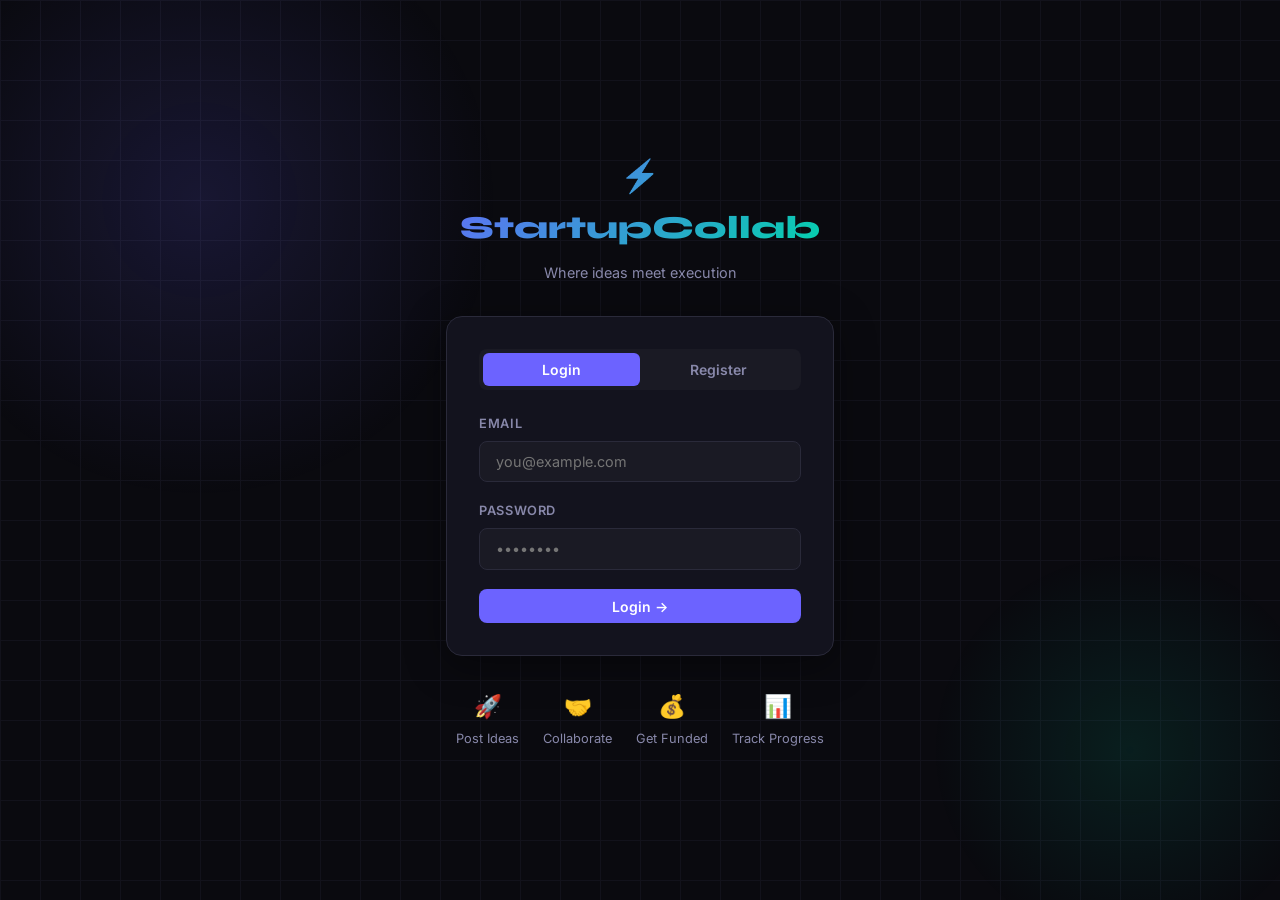
<file: frontend/index.html>
<!DOCTYPE html>
<html lang="en">
<head>
  <meta charset="UTF-8" />
  <meta name="viewport" content="width=device-width, initial-scale=1.0"/>
  <title>StartupCollab — Login</title>
  <link rel="stylesheet" href="style.css"/>
  <style>
    body { display: flex; align-items: center; justify-content: center; min-height: 100vh; }
    .bg-grid {
      position: fixed; inset: 0; z-index: 0;
      background-image: linear-gradient(var(--border) 1px, transparent 1px),
                        linear-gradient(90deg, var(--border) 1px, transparent 1px);
      background-size: 40px 40px;
      opacity: 0.3;
    }
    .glow {
      position: fixed; width: 600px; height: 600px; border-radius: 50%;
      background: radial-gradient(circle, rgba(108,99,255,0.15) 0%, transparent 70%);
      top: -100px; left: -100px; z-index: 0; pointer-events: none;
    }
    .glow2 {
      position: fixed; width: 400px; height: 400px; border-radius: 50%;
      background: radial-gradient(circle, rgba(0,212,170,0.1) 0%, transparent 70%);
      bottom: -50px; right: -50px; z-index: 0; pointer-events: none;
    }
    .auth-container {
      position: relative; z-index: 1;
      width: 100%; max-width: 420px;
      padding: 1rem;
      animation: fadeIn 0.5s ease;
    }
    .logo-area { text-align: center; margin-bottom: 2rem; }
    .logo-area .logo {
      font-family: 'Syne', sans-serif;
      font-size: 2rem; font-weight: 800;
      background: linear-gradient(135deg, var(--accent), var(--accent2));
      -webkit-background-clip: text; background-clip: text; -webkit-text-fill-color: transparent;
      display: block; margin-bottom: 0.5rem;
    }
    .logo-area p { color: var(--text-muted); font-size: 0.9rem; }
    .auth-card {
      background: var(--card);
      border: 1px solid var(--border);
      border-radius: 16px;
      padding: 2rem;
      box-shadow: 0 8px 40px rgba(0,0,0,0.4);
    }
    .auth-tabs {
      display: flex; gap: 0; margin-bottom: 1.5rem;
      background: var(--bg3); border-radius: 8px; padding: 4px;
    }
    .auth-tab {
      flex: 1; padding: 0.5rem; text-align: center;
      border-radius: 6px; cursor: pointer;
      font-size: 0.875rem; font-weight: 600;
      color: var(--text-muted); transition: all 0.2s;
      border: none; background: none; font-family: 'Inter', sans-serif;
    }
    .auth-tab.active { background: var(--accent); color: #fff; }
    .tab-content { display: none; }
    .tab-content.active { display: block; }
    .divider {
      text-align: center; color: var(--text-muted);
      font-size: 0.8rem; margin: 1rem 0; position: relative;
    }
    .divider::before, .divider::after {
      content: ''; position: absolute; top: 50%; width: 42%;
      height: 1px; background: var(--border);
    }
    .divider::before { left: 0; }
    .divider::after  { right: 0; }
    .features {
      display: flex; justify-content: center; gap: 1.5rem;
      margin-top: 2rem; flex-wrap: wrap;
    }
    .feature { text-align: center; color: var(--text-muted); font-size: 0.8rem; }
    .feature .icon { font-size: 1.4rem; margin-bottom: 0.3rem; }
  </style>
</head>
<body>
  <div class="bg-grid"></div>
  <div class="glow"></div>
  <div class="glow2"></div>

  <div class="auth-container">
    <div class="logo-area">
      <span class="logo">⚡ StartupCollab</span>
      <p>Where ideas meet execution</p>
    </div>

    <div class="auth-card">
      <div class="auth-tabs">
        <button class="auth-tab active" onclick="switchTab('login')">Login</button>
        <button class="auth-tab" onclick="switchTab('register')">Register</button>
      </div>

      <!-- LOGIN TAB -->
      <div class="tab-content active" id="tab-login">
        <div id="login-alert" class="alert"></div>
        <div class="form-group">
          <label>Email</label>
          <input type="email" id="login-email" placeholder="you@example.com"/>
        </div>
        <div class="form-group">
          <label>Password</label>
          <input type="password" id="login-password" placeholder="••••••••"/>
        </div>
        <button class="btn btn-primary btn-block" onclick="doLogin()">Login →</button>
      </div>

      <!-- REGISTER TAB -->
      <div class="tab-content" id="tab-register">
        <div id="reg-alert" class="alert"></div>
        <div class="form-group">
          <label>Full Name</label>
          <input type="text" id="reg-name" placeholder="Your full name"/>
        </div>
        <div class="form-group">
          <label>Email</label>
          <input type="email" id="reg-email" placeholder="you@example.com"/>
        </div>
        <div class="form-group">
          <label>Password</label>
          <input type="password" id="reg-password" placeholder="Min 6 characters"/>
        </div>
        <div class="form-group">
          <label>Role</label>
          <select id="reg-role">
            <option value="">Select your role</option>
            <option value="Founder">🚀 Founder</option>
            <option value="Developer">💻 Developer</option>
            <option value="Investor">💰 Investor</option>
          </select>
        </div>
        <div class="form-group">
          <label>Location</label>
          <input type="text" id="reg-location" placeholder="City, Country"/>
        </div>
        <button class="btn btn-primary btn-block" onclick="doRegister()">Create Account →</button>
      </div>
    </div>

    <div class="features">
      <div class="feature"><div class="icon">🚀</div>Post Ideas</div>
      <div class="feature"><div class="icon">🤝</div>Collaborate</div>
      <div class="feature"><div class="icon">💰</div>Get Funded</div>
      <div class="feature"><div class="icon">📊</div>Track Progress</div>
    </div>
  </div>

  <script>
    const API = 'http://127.0.0.1:5000/api';

    function switchTab(tab) {
      document.querySelectorAll('.auth-tab').forEach((t,i) => t.classList.toggle('active', (i===0&&tab==='login')||(i===1&&tab==='register')));
      document.getElementById('tab-login').classList.toggle('active', tab==='login');
      document.getElementById('tab-register').classList.toggle('active', tab==='register');
    }

    function showAlert(id, msg, type) {
      const el = document.getElementById(id);
      el.textContent = msg;
      el.className = `alert alert-${type} show`;
    }

    async function doLogin() {
      const email    = document.getElementById('login-email').value.trim();
      const password = document.getElementById('login-password').value;
      if (!email || !password) return showAlert('login-alert', 'Please fill all fields', 'error');
      try {
        const res  = await fetch(`${API}/login`, { method:'POST', headers:{'Content-Type':'application/json'}, credentials:'include', body: JSON.stringify({email, password}) });
        const data = await res.json();
        if (data.status === 'success') {
          localStorage.setItem('user_id', data.user_id);
          localStorage.setItem('role', data.role);
          showAlert('login-alert', 'Login successful! Redirecting...', 'success');
          setTimeout(() => window.location.href = 'dashboard.html', 800);
        } else {
          showAlert('login-alert', data.message, 'error');
        }
      } catch(e) { showAlert('login-alert', 'Server error. Is Flask running?', 'error'); }
    }

    async function doRegister() {
      const full_name = document.getElementById('reg-name').value.trim();
      const email     = document.getElementById('reg-email').value.trim();
      const password  = document.getElementById('reg-password').value;
      const role      = document.getElementById('reg-role').value;
      const location  = document.getElementById('reg-location').value.trim();
      if (!full_name || !email || !password || !role) return showAlert('reg-alert', 'Please fill all required fields', 'error');
      try {
        const res  = await fetch(`${API}/register`, { method:'POST', headers:{'Content-Type':'application/json'}, body: JSON.stringify({full_name, email, password, role, location}) });
        const data = await res.json();
        if (data.status === 'success') {
          showAlert('reg-alert', 'Registered! Please login.', 'success');
          setTimeout(() => switchTab('login'), 1000);
        } else {
          showAlert('reg-alert', data.message, 'error');
        }
      } catch(e) { showAlert('reg-alert', 'Server error. Is Flask running?', 'error'); }
    }

    // Enter key support
    document.addEventListener('keydown', e => {
      if (e.key === 'Enter') {
        if (document.getElementById('tab-login').classList.contains('active')) doLogin();
        else doRegister();
      }
    });

    // Redirect if already logged in
    if (localStorage.getItem('user_id')) window.location.href = 'dashboard.html';
  </script>
</body>
</html>
</file>
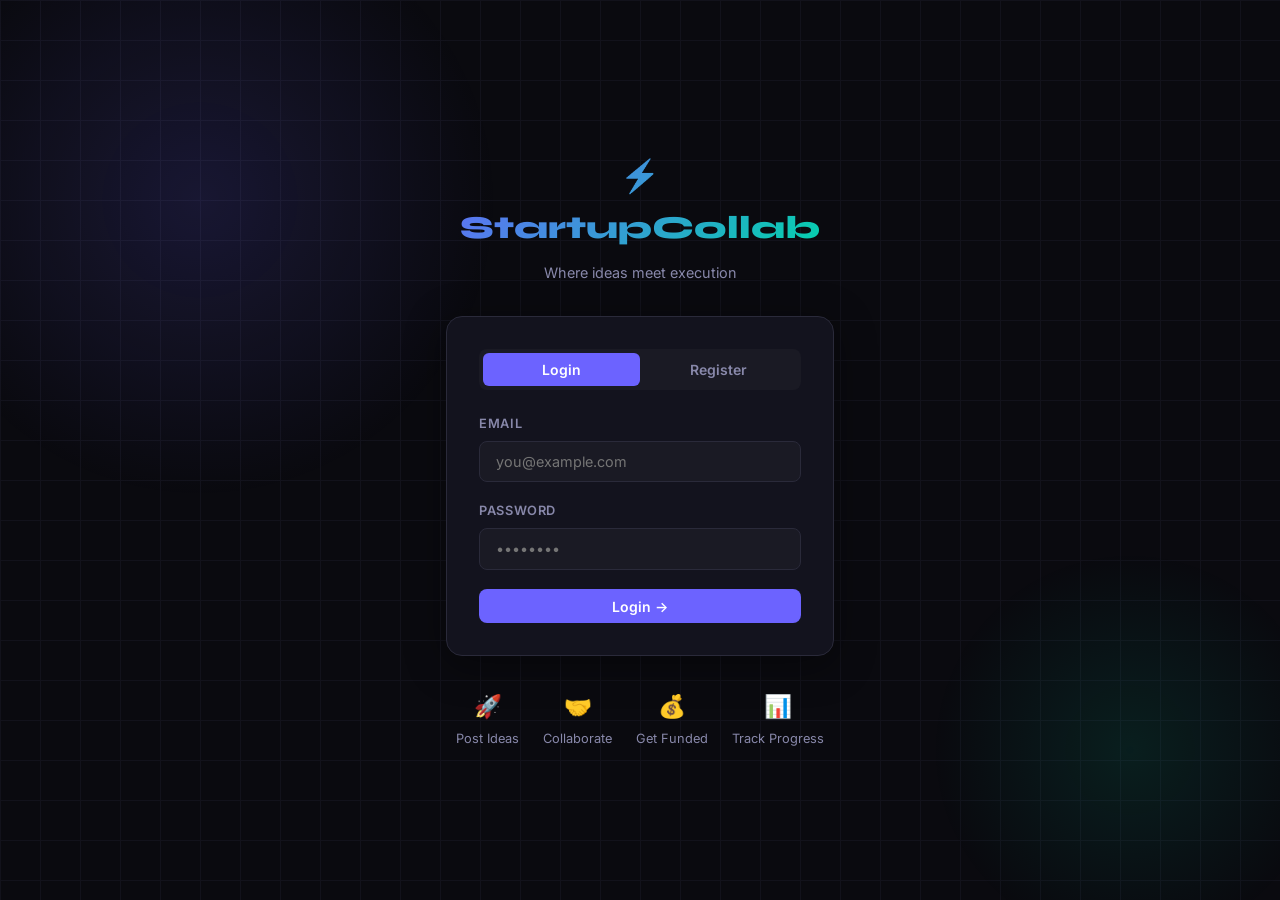
<file: frontend/admin.html>
<!DOCTYPE html>
<html lang="en">
<head>
  <meta charset="UTF-8"/>
  <meta name="viewport" content="width=device-width, initial-scale=1.0"/>
  <title>Admin Panel — StartupCollab</title>
  <link rel="stylesheet" href="style.css"/>
  <style>
    .admin-tabs { display:flex;gap:0;margin-bottom:1.5rem;background:var(--bg3);border-radius:8px;padding:4px;max-width:500px; }
    .atab { flex:1;padding:0.5rem;text-align:center;border-radius:6px;cursor:pointer;font-size:0.85rem;font-weight:600;color:var(--text-muted);transition:all 0.2s;border:none;background:none;font-family:'Inter',sans-serif; }
    .atab.active { background:var(--accent);color:#fff; }
    .admin-badge { background:var(--accent3);color:#fff;font-size:0.65rem;padding:2px 7px;border-radius:6px;margin-left:6px;font-weight:700; }
  </style>
</head>
<body>
  <nav>
    <span class="nav-brand">⚡ StartupCollab</span>
    <div class="nav-links">
      <a href="dashboard.html">Dashboard</a>
      <a href="admin.html" class="active">⚙️ Admin</a>
      <a href="notifications.html">🔔</a>
      <a href="#" onclick="localStorage.clear();window.location.href='index.html'">Logout</a>
    </div>
  </nav>

  <div class="page-wrapper">
    <div class="page-header">
      <h1>⚙️ Admin Panel <span class="admin-badge">ADMIN</span></h1>
      <p>Manage users, ideas, and platform statistics</p>
    </div>
    <div id="alert-box" class="alert"></div>

    <!-- Stats -->
    <div class="grid-4" id="stats-row" style="margin-bottom:2rem">
      <div class="stat-card"><div class="stat-value" id="s-users">—</div><div class="stat-label">Total Users</div></div>
      <div class="stat-card"><div class="stat-value" id="s-ideas">—</div><div class="stat-label">Active Ideas</div></div>
      <div class="stat-card"><div class="stat-value" id="s-collabs">—</div><div class="stat-label">Collaborations</div></div>
      <div class="stat-card"><div class="stat-value" id="s-tasks">—</div><div class="stat-label">Tasks Done</div></div>
    </div>

    <!-- Tabs -->
    <div class="admin-tabs">
      <button class="atab active" onclick="switchTab('users')">👥 Users</button>
      <button class="atab" onclick="switchTab('ideas')">💡 Ideas</button>
    </div>

    <!-- Users Tab -->
    <div id="tab-users">
      <div class="card fade-in">
        <h3 style="margin-bottom:1rem">All Users</h3>
        <div style="overflow-x:auto">
          <table id="users-table">
            <thead><tr><th>ID</th><th>Name</th><th>Email</th><th>Role</th><th>Location</th><th>Status</th><th>Action</th></tr></thead>
            <tbody id="users-body"><tr><td colspan="7" style="text-align:center;color:var(--text-muted)">Loading...</td></tr></tbody>
          </table>
        </div>
      </div>
    </div>

    <!-- Ideas Tab -->
    <div id="tab-ideas" style="display:none">
      <div class="card fade-in">
        <h3 style="margin-bottom:1rem">All Ideas</h3>
        <div style="overflow-x:auto">
          <table id="ideas-table">
            <thead><tr><th>ID</th><th>Title</th><th>Domain</th><th>Founder</th><th>Likes</th><th>Progress</th><th>Status</th><th>Action</th></tr></thead>
            <tbody id="ideas-body"><tr><td colspan="8" style="text-align:center;color:var(--text-muted)">Loading...</td></tr></tbody>
          </table>
        </div>
      </div>
    </div>
  </div>

  <script>
    const API    = 'http://127.0.0.1:5000/api';
    const userId = localStorage.getItem('user_id');
    if (!userId) window.location.href = 'index.html';

    function showAlert(msg, type) {
      const el = document.getElementById('alert-box');
      el.textContent = msg; el.className = `alert alert-${type} show`;
      setTimeout(() => el.className='alert', 3000);
    }

    function switchTab(tab) {
      document.querySelectorAll('.atab').forEach((t,i) => t.classList.toggle('active', (i===0&&tab==='users')||(i===1&&tab==='ideas')));
      document.getElementById('tab-users').style.display = tab==='users' ? '' : 'none';
      document.getElementById('tab-ideas').style.display = tab==='ideas' ? '' : 'none';
      if (tab==='ideas') loadIdeas();
    }

    async function loadStats() {
      try {
        const res  = await fetch(`${API}/admin/stats`);
        const data = await res.json();
        if (data.status === 'success') {
          document.getElementById('s-users').textContent   = data.stats.total_users;
          document.getElementById('s-ideas').textContent   = data.stats.total_ideas;
          document.getElementById('s-collabs').textContent = data.stats.total_collabs;
          document.getElementById('s-tasks').textContent   = data.stats.total_tasks_done;
        }
      } catch(e) {}
    }

    async function loadUsers() {
      try {
        const res  = await fetch(`${API}/users`);
        const data = await res.json();
        const tbody = document.getElementById('users-body');
        if (data.status === 'success' && data.users.length > 0) {
          tbody.innerHTML = data.users.map(u => `
            <tr>
              <td style="font-family:'Space Mono',monospace">#${u.user_id}</td>
              <td>${u.full_name}</td>
              <td style="color:var(--text-muted)">${u.email}</td>
              <td><span class="badge badge-purple">${u.role}</span></td>
              <td>${u.location || '—'}</td>
              <td><span class="badge ${u.is_active ? 'badge-green' : 'badge-red'}">${u.is_active ? 'Active' : 'Inactive'}</span></td>
              <td>
                ${u.is_active ? `<button class="btn btn-danger btn-sm" onclick="deactivateUser(${u.user_id})">Deactivate</button>` : '<span style="color:var(--text-muted);font-size:0.8rem">Deactivated</span>'}
              </td>
            </tr>
          `).join('');
        } else {
          tbody.innerHTML = '<tr><td colspan="7" style="text-align:center;color:var(--text-muted)">No users found</td></tr>';
        }
      } catch(e) {}
    }

    async function loadIdeas() {
      try {
        const res  = await fetch(`${API}/ideas`);
        const data = await res.json();
        const tbody = document.getElementById('ideas-body');
        if (data.status === 'success' && data.ideas.length > 0) {
          tbody.innerHTML = data.ideas.map(i => `
            <tr>
              <td style="font-family:'Space Mono',monospace">#${i.idea_id}</td>
              <td>${i.title}</td>
              <td><span class="badge badge-purple">${i.domain}</span></td>
              <td>${i.founder_name}</td>
              <td>❤️ ${i.likes_count}</td>
              <td>
                <div class="progress-bar" style="width:80px">
                  <div class="progress-fill" style="width:${i.progress}%"></div>
                </div>
                <span style="font-size:0.75rem;color:var(--text-muted)">${i.progress}%</span>
              </td>
              <td><span class="badge ${i.status==='Active'?'badge-green':'badge-gray'}">${i.status}</span></td>
              <td><button class="btn btn-danger btn-sm" onclick="removeIdea(${i.idea_id})">Remove</button></td>
            </tr>
          `).join('');
        } else {
          tbody.innerHTML = '<tr><td colspan="8" style="text-align:center;color:var(--text-muted)">No ideas found</td></tr>';
        }
      } catch(e) {}
    }

    async function deactivateUser(uid) {
      if (!confirm('Deactivate this user?')) return;
      try {
        const res  = await fetch(`${API}/users/${uid}/deactivate`, { method:'PUT' });
        const data = await res.json();
        showAlert(data.message, data.status === 'success' ? 'success' : 'error');
        loadUsers();
      } catch(e) { showAlert('Server error', 'error'); }
    }

    async function removeIdea(ideaId) {
      if (!confirm('Remove this idea?')) return;
      try {
        const res  = await fetch(`${API}/ideas/${ideaId}`, { method:'DELETE' });
        const data = await res.json();
        showAlert(data.message, data.status === 'success' ? 'success' : 'error');
        loadIdeas();
      } catch(e) { showAlert('Server error', 'error'); }
    }

    loadStats();
    loadUsers();
  </script>
</body>
</html>
</file>
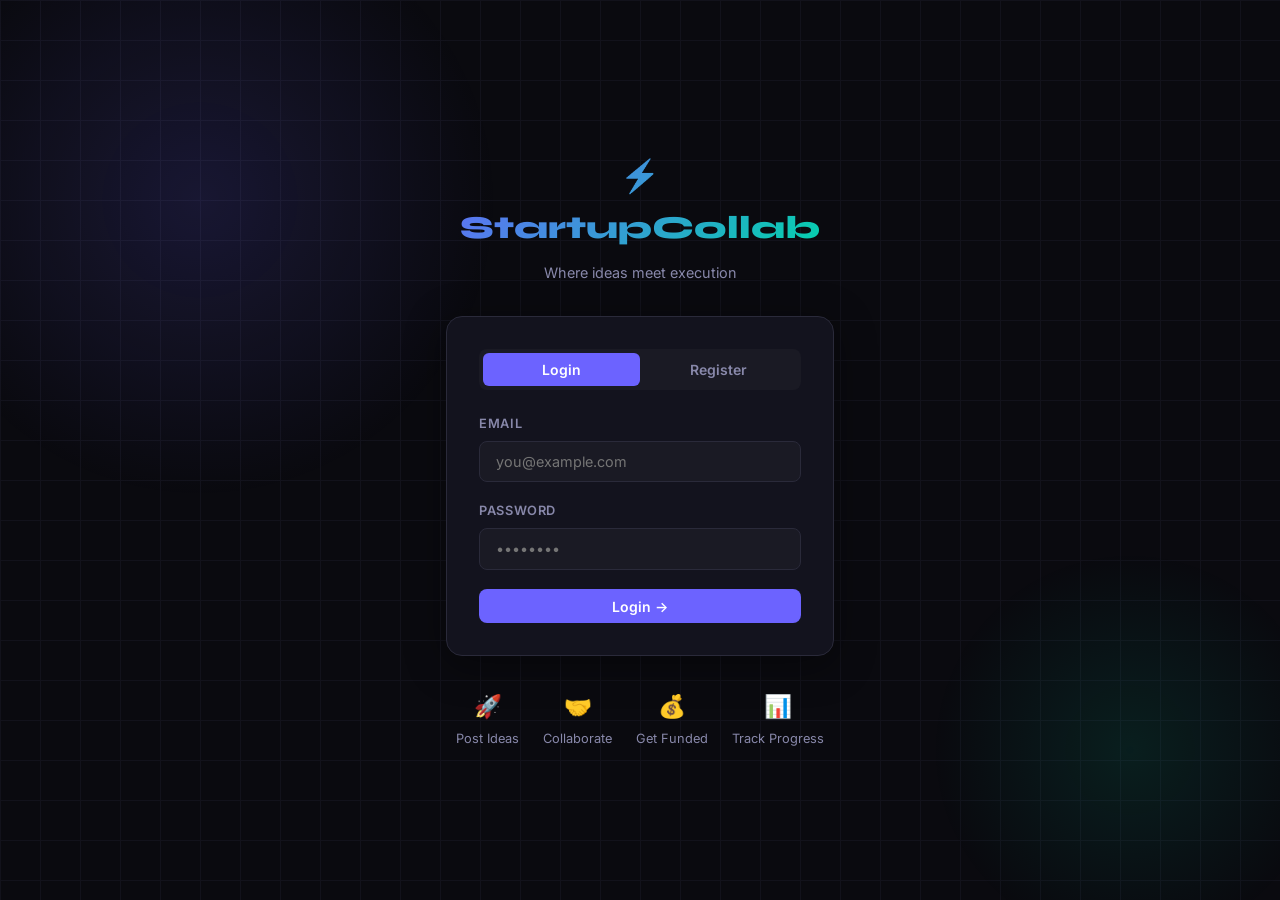
<file: frontend/collaborate.html>
<!DOCTYPE html>
<html lang="en">
<head>
  <meta charset="UTF-8"/>
  <meta name="viewport" content="width=device-width, initial-scale=1.0"/>
  <title>Collaborate — StartupCollab</title>
  <link rel="stylesheet" href="style.css"/>
  <style>
    .request-card { padding: 1.2rem; background: var(--bg3); border-radius: 10px; margin-bottom: 0.8rem; display:flex; justify-content:space-between; align-items:center; gap:1rem; flex-wrap:wrap; }
    .request-info { flex:1; }
    .request-info .name { font-weight:600; margin-bottom:0.2rem; }
    .request-info .msg  { color:var(--text-muted); font-size:0.85rem; }
    .request-actions { display:flex; gap:0.5rem; flex-shrink:0; }
    .idea-select { max-width: 400px; margin-bottom: 1.5rem; }
  </style>
</head>
<body>
  <nav>
    <span class="nav-brand">⚡ StartupCollab</span>
    <div class="nav-links">
      <a href="dashboard.html">Dashboard</a>
      <a href="view_ideas.html">Ideas</a>
      <a href="collaborate.html" class="active">Collaborate</a>
      <a href="notifications.html">🔔</a>
      <a href="profile.html">Profile</a>
      <a href="#" onclick="localStorage.clear();window.location.href='index.html'">Logout</a>
    </div>
  </nav>

  <div class="page-wrapper">
    <div class="page-header">
      <h1>🤝 Collaboration Requests</h1>
      <p>Manage who joins your startup team</p>
    </div>

    <div id="alert-box" class="alert"></div>

    <div class="card" style="margin-bottom:1.5rem">
      <div class="idea-select">
        <div class="form-group">
          <label>Select Your Idea</label>
          <select id="idea-select" onchange="loadRequests()">
            <option value="">Choose an idea...</option>
          </select>
        </div>
      </div>
    </div>

    <div id="requests-list"><div class="loader">Select an idea to view requests</div></div>
  </div>

  <script>
    const API    = 'http://127.0.0.1:5000/api';
    const userId = localStorage.getItem('user_id');
    if (!userId) window.location.href = 'index.html';

    function showAlert(msg, type) {
      const el = document.getElementById('alert-box');
      el.textContent = msg; el.className = `alert alert-${type} show`;
      setTimeout(() => el.className='alert', 3000);
    }

    async function loadIdeas() {
      try {
        const res  = await fetch(`${API}/ideas`);
        const data = await res.json();
        const sel  = document.getElementById('idea-select');
        if (data.status === 'success') {
          const myIdeas = data.ideas.filter(i => true); // show all for now
          myIdeas.forEach(i => {
            const opt = document.createElement('option');
            opt.value = i.idea_id;
            opt.textContent = i.title;
            sel.appendChild(opt);
          });
        }
        // Auto-select from URL param
        const params = new URLSearchParams(window.location.search);
        const ideaId = params.get('id');
        if (ideaId) { sel.value = ideaId; loadRequests(); }
      } catch(e) {}
    }

    async function loadRequests() {
      const ideaId = document.getElementById('idea-select').value;
      if (!ideaId) return;
      const list = document.getElementById('requests-list');
      list.innerHTML = '<div class="loader pulse">Loading requests...</div>';
      try {
        const res  = await fetch(`${API}/collaborate/requests/${ideaId}`);
        const data = await res.json();
        if (data.status === 'success' && data.requests.length > 0) {
          list.innerHTML = data.requests.map(r => `
            <div class="request-card fade-in">
              <div class="request-info">
                <div class="name">${r.full_name} <span class="badge badge-gray">${r.role}</span></div>
                <div style="font-size:0.78rem;color:var(--text-muted);margin-bottom:0.3rem">${r.email}</div>
                <div class="msg">💬 "${r.message}"</div>
                <div style="font-size:0.75rem;color:var(--text-muted);margin-top:0.3rem">${new Date(r.requested_at).toLocaleDateString()}</div>
              </div>
              <div>
                <span class="badge ${r.status==='Pending'?'badge-gray':r.status==='Accepted'?'badge-green':'badge-red'}" style="margin-bottom:0.5rem;display:block;text-align:center">${r.status}</span>
                ${r.status === 'Pending' ? `
                <div class="request-actions">
                  <button class="btn btn-success btn-sm" onclick="handleRequest(${r.request_id},'Accepted')">✓ Accept</button>
                  <button class="btn btn-danger btn-sm"  onclick="handleRequest(${r.request_id},'Rejected')">✕ Reject</button>
                </div>` : ''}
              </div>
            </div>
          `).join('');
        } else {
          list.innerHTML = `<div class="empty-state"><div class="empty-icon">📭</div><h3>No requests yet</h3><p>Share your idea to get collaboration requests</p></div>`;
        }
      } catch(e) { list.innerHTML = '<div class="loader">Failed to load requests</div>'; }
    }

    async function handleRequest(requestId, action) {
      try {
        const res  = await fetch(`${API}/collaborate/handle`, { method:'POST', headers:{'Content-Type':'application/json'}, body: JSON.stringify({request_id: requestId, action, role: 'Team Member'}) });
        const data = await res.json();
        showAlert(data.message, data.status === 'success' ? 'success' : 'error');
        loadRequests();
      } catch(e) { showAlert('Server error', 'error'); }
    }

    loadIdeas();
  </script>
</body>
</html>
</file>
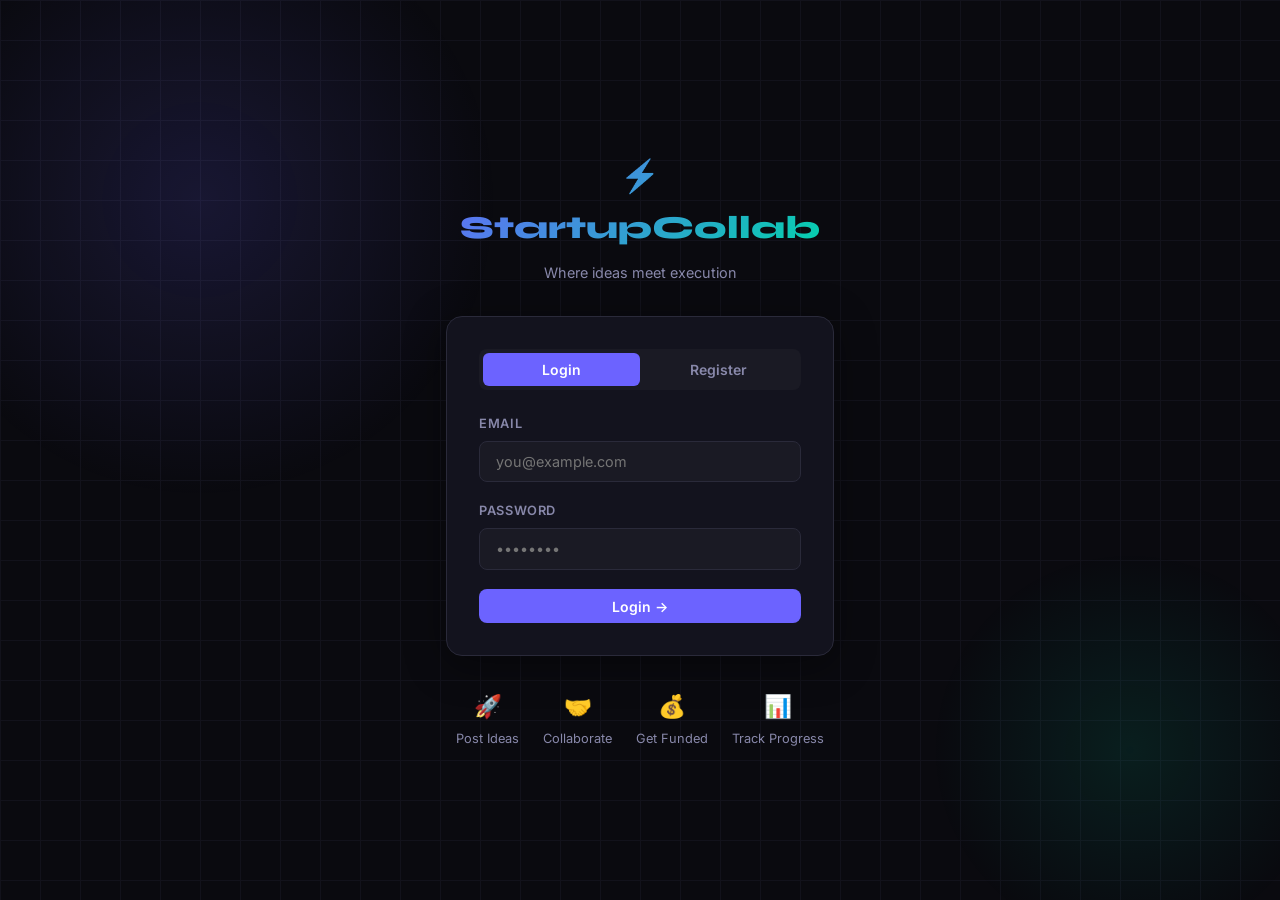
<file: frontend/dashboard.html>
<!DOCTYPE html>
<html lang="en">
<head>
  <meta charset="UTF-8"/>
  <meta name="viewport" content="width=device-width, initial-scale=1.0"/>
  <title>Dashboard — StartupCollab</title>
  <link rel="stylesheet" href="style.css"/>
  <style>
    .welcome-banner {
      background: linear-gradient(135deg, rgba(108,99,255,0.2), rgba(0,212,170,0.1));
      border: 1px solid rgba(108,99,255,0.3);
      border-radius: var(--radius);
      padding: 2rem;
      margin-bottom: 2rem;
      display: flex;
      justify-content: space-between;
      align-items: center;
    }
    .welcome-banner h2 { font-size: 1.6rem; margin-bottom: 0.3rem; }
    .welcome-banner p  { color: var(--text-muted); }
    .idea-card { cursor: pointer; }
    .idea-card .idea-title { font-family: 'Syne', sans-serif; font-size: 1.05rem; font-weight: 700; margin-bottom: 0.5rem; }
    .idea-card .idea-desc  { color: var(--text-muted); font-size: 0.85rem; margin-bottom: 1rem; display: -webkit-box; -webkit-line-clamp: 2; -webkit-box-orient: vertical; overflow: hidden; }
    .idea-meta { display: flex; gap: 0.5rem; align-items: center; flex-wrap: wrap; }
    .idea-footer { display: flex; justify-content: space-between; align-items: center; margin-top: 1rem; padding-top: 1rem; border-top: 1px solid var(--border); font-size: 0.8rem; color: var(--text-muted); }
    .quick-actions { display: grid; grid-template-columns: repeat(4, 1fr); gap: 1rem; margin-bottom: 2rem; }
    .qa-card {
      background: var(--card);
      border: 1px solid var(--border);
      border-radius: var(--radius);
      padding: 1.2rem;
      text-align: center;
      cursor: pointer;
      transition: all 0.2s;
      text-decoration: none;
      color: var(--text);
      display: block;
    }
    .qa-card:hover { border-color: var(--accent); background: rgba(108,99,255,0.08); transform: translateY(-2px); }
    .qa-card .qa-icon { font-size: 1.8rem; margin-bottom: 0.4rem; }
    .qa-card .qa-label { font-size: 0.8rem; font-weight: 600; color: var(--text-muted); }
    .section-header { display: flex; justify-content: space-between; align-items: center; margin-bottom: 1rem; }
    @media (max-width: 700px) { .quick-actions { grid-template-columns: repeat(2,1fr); } .welcome-banner { flex-direction: column; gap: 1rem; } }
  </style>
</head>
<body>
  <nav>
    <span class="nav-brand">⚡ StartupCollab</span>
    <div class="nav-links">
      <a href="dashboard.html" class="active">Dashboard</a>
      <a href="view_ideas.html">Ideas</a>
      <a href="post_idea.html">Post Idea</a>
      <a href="search.html">Search</a>
      <a href="notifications.html">🔔 <span class="nav-badge" id="notif-count">0</span></a>
      <a href="profile.html">Profile</a>
      <a href="#" onclick="logout()">Logout</a>
    </div>
  </nav>

  <div class="page-wrapper">
    <!-- Welcome Banner -->
    <div class="welcome-banner fade-in">
      <div>
        <h2>Welcome back, <span id="user-name">User</span> 👋</h2>
        <p>Role: <span id="user-role" class="badge badge-purple">—</span></p>
      </div>
      <a href="post_idea.html" class="btn btn-primary">+ Post New Idea</a>
    </div>

    <!-- Stats -->
    <div class="grid-4 fade-in" id="stats-grid">
      <div class="stat-card"><div class="stat-value" id="stat-users">—</div><div class="stat-label">Total Users</div></div>
      <div class="stat-card"><div class="stat-value" id="stat-ideas">—</div><div class="stat-label">Active Ideas</div></div>
      <div class="stat-card"><div class="stat-value" id="stat-collabs">—</div><div class="stat-label">Collaborations</div></div>
      <div class="stat-card"><div class="stat-value" id="stat-tasks">—</div><div class="stat-label">Tasks Done</div></div>
    </div>

    <!-- Quick Actions -->
    <div style="margin: 2rem 0 1rem;"><h3>Quick Actions</h3></div>
    <div class="quick-actions fade-in">
      <a class="qa-card" href="view_ideas.html"><div class="qa-icon">💡</div><div class="qa-label">Browse Ideas</div></a>
      <a class="qa-card" href="collaborate.html"><div class="qa-icon">🤝</div><div class="qa-label">Collaborate</div></a>
      <a class="qa-card" href="tasks.html"><div class="qa-icon">✅</div><div class="qa-label">My Tasks</div></a>
      <a class="qa-card" href="search.html"><div class="qa-icon">🔍</div><div class="qa-label">Search</div></a>
      <a class="qa-card" href="investor.html"><div class="qa-icon">💰</div><div class="qa-label">Investors</div></a>
      <a class="qa-card" href="notifications.html"><div class="qa-icon">🔔</div><div class="qa-label">Notifications</div></a>
      <a class="qa-card" href="profile.html"><div class="qa-icon">👤</div><div class="qa-label">My Profile</div></a>
      <a class="qa-card" href="admin.html"><div class="qa-icon">⚙️</div><div class="qa-label">Admin Panel</div></a>
    </div>

    <!-- Recent Ideas -->
    <div class="section-header">
      <h3>Recent Ideas</h3>
      <a href="view_ideas.html" class="btn btn-outline btn-sm">View All →</a>
    </div>
    <div class="grid-3 fade-in" id="ideas-grid">
      <div class="loader">Loading ideas...</div>
    </div>
  </div>

  <script>
    const API = 'http://127.0.0.1:5000/api';
    const userId = localStorage.getItem('user_id');
    const role   = localStorage.getItem('role');
    if (!userId) window.location.href = 'index.html';

    document.getElementById('user-role').textContent = role || '—';

    async function init() {
      // Load profile name
      try {
        const res  = await fetch(`${API}/profile/${userId}`);
        const data = await res.json();
        if (data.status === 'success') document.getElementById('user-name').textContent = data.profile.full_name.split(' ')[0];
      } catch(e) {}

      // Load stats
      try {
        const res  = await fetch(`${API}/admin/stats`);
        const data = await res.json();
        if (data.status === 'success') {
          document.getElementById('stat-users').textContent   = data.stats.total_users;
          document.getElementById('stat-ideas').textContent   = data.stats.total_ideas;
          document.getElementById('stat-collabs').textContent = data.stats.total_collabs;
          document.getElementById('stat-tasks').textContent   = data.stats.total_tasks_done;
        }
      } catch(e) {}

      // Load notifications count
      try {
        const res  = await fetch(`${API}/notifications/${userId}`);
        const data = await res.json();
        if (data.status === 'success') document.getElementById('notif-count').textContent = data.unread_count;
      } catch(e) {}

      // Load recent ideas
      try {
        const res  = await fetch(`${API}/ideas`);
        const data = await res.json();
        const grid = document.getElementById('ideas-grid');
        if (data.status === 'success' && data.ideas.length > 0) {
          grid.innerHTML = data.ideas.slice(0,6).map(idea => `
            <div class="card idea-card fade-in" onclick="window.location.href='idea_detail.html?id=${idea.idea_id}'">
              <div class="idea-title">${idea.title}</div>
              <div class="idea-desc">${idea.description || 'No description'}</div>
              <div class="idea-meta">
                <span class="badge badge-purple">${idea.domain || 'Other'}</span>
                <span class="badge badge-gray">📍 ${idea.location || '—'}</span>
              </div>
              <div class="idea-footer">
                <span>by ${idea.founder_name}</span>
                <span>❤️ ${idea.likes_count || 0}</span>
              </div>
              <div class="progress-bar" style="margin-top:0.8rem">
                <div class="progress-fill" style="width:${idea.progress}%"></div>
              </div>
            </div>
          `).join('');
        } else {
          grid.innerHTML = '<div class="empty-state"><div class="empty-icon">💡</div><h3>No ideas yet</h3><p>Be the first to post one!</p></div>';
        }
      } catch(e) { document.getElementById('ideas-grid').innerHTML = '<div class="loader">Failed to load ideas</div>'; }
    }

    function logout() {
      localStorage.clear();
      window.location.href = 'index.html';
    }

    init();
  </script>
</body>
</html>
</file>
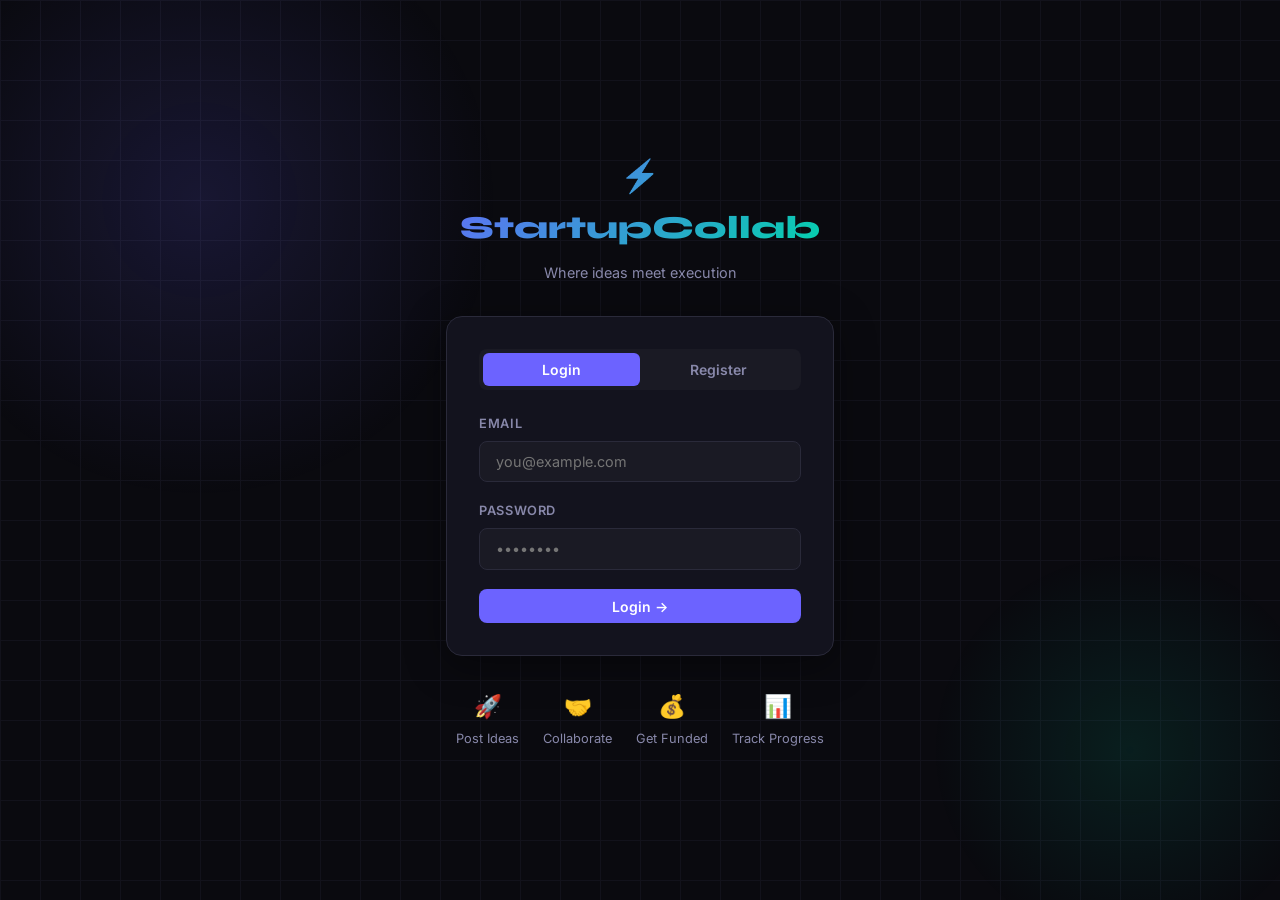
<file: frontend/idea_detail.html>
<!DOCTYPE html>
<html lang="en">
<head>
  <meta charset="UTF-8"/>
  <meta name="viewport" content="width=device-width, initial-scale=1.0"/>
  <title>Idea Detail — StartupCollab</title>
  <link rel="stylesheet" href="style.css"/>
  <style>
    .idea-hero { background: linear-gradient(135deg,rgba(108,99,255,0.15),rgba(0,212,170,0.08)); border: 1px solid rgba(108,99,255,0.25); border-radius: var(--radius); padding: 2rem; margin-bottom: 1.5rem; }
    .idea-hero h1 { font-size: 2rem; margin-bottom: 0.5rem; }
    .idea-hero .meta { display: flex; gap: 1rem; flex-wrap: wrap; margin: 1rem 0; }
    .action-row { display: flex; gap: 0.8rem; flex-wrap: wrap; margin-top: 1rem; }
    .team-member { display: flex; align-items: center; gap: 0.8rem; padding: 0.8rem; background: var(--bg3); border-radius: 8px; margin-bottom: 0.5rem; }
    .avatar { width: 38px; height: 38px; border-radius: 50%; background: linear-gradient(135deg, var(--accent), var(--accent2)); display: flex; align-items: center; justify-content: center; font-weight: 700; font-size: 0.9rem; flex-shrink: 0; }
    .matched-user { display: flex; align-items: center; justify-content: space-between; padding: 0.8rem; background: var(--bg3); border-radius: 8px; margin-bottom: 0.5rem; }
    .sidebar { display: flex; flex-direction: column; gap: 1.5rem; }
    .detail-layout { display: grid; grid-template-columns: 1fr 320px; gap: 1.5rem; }
    @media (max-width: 800px) { .detail-layout { grid-template-columns: 1fr; } }
  </style>
</head>
<body>
  <nav>
    <span class="nav-brand">⚡ StartupCollab</span>
    <div class="nav-links">
      <a href="dashboard.html">Dashboard</a>
      <a href="view_ideas.html">Ideas</a>
      <a href="notifications.html">🔔</a>
      <a href="profile.html">Profile</a>
      <a href="#" onclick="localStorage.clear();window.location.href='index.html'">Logout</a>
    </div>
  </nav>

  <div class="page-wrapper">
    <div id="alert-box" class="alert"></div>
    <div id="main-content"><div class="loader pulse">Loading idea...</div></div>
  </div>

  <!-- Collab Request Modal -->
  <div class="modal-overlay" id="collab-modal">
    <div class="modal">
      <div class="modal-header">
        <h3>Request to Collaborate</h3>
        <button class="modal-close" onclick="closeModal()">✕</button>
      </div>
      <div class="form-group">
        <label>Your Message</label>
        <textarea id="collab-message" rows="4" placeholder="Tell them why you want to join and what you bring..."></textarea>
      </div>
      <button class="btn btn-primary btn-block" onclick="sendCollabRequest()">Send Request</button>
    </div>
  </div>

  <!-- Rating Modal -->
  <div class="modal-overlay" id="rating-modal">
    <div class="modal">
      <div class="modal-header">
        <h3>Rate a Team Member</h3>
        <button class="modal-close" onclick="document.getElementById('rating-modal').classList.remove('show')">✕</button>
      </div>
      <div class="form-group">
        <label>Team Member User ID</label>
        <input type="number" id="rate-user-id" placeholder="User ID"/>
      </div>
      <div class="form-group">
        <label>Score (1-5)</label>
        <select id="rate-score">
          <option value="5">⭐⭐⭐⭐⭐ Excellent</option>
          <option value="4">⭐⭐⭐⭐ Good</option>
          <option value="3">⭐⭐⭐ Average</option>
          <option value="2">⭐⭐ Below Average</option>
          <option value="1">⭐ Poor</option>
        </select>
      </div>
      <button class="btn btn-primary btn-block" onclick="submitRating()">Submit Rating</button>
    </div>
  </div>

  <script>
    const API    = 'http://127.0.0.1:5000/api';
    const userId = localStorage.getItem('user_id');
    if (!userId) window.location.href = 'index.html';
    const params = new URLSearchParams(window.location.search);
    const ideaId = params.get('id');
    let currentIdea = null;

    function showAlert(msg, type) {
      const el = document.getElementById('alert-box');
      el.textContent = msg; el.className = `alert alert-${type} show`;
      setTimeout(() => el.className = 'alert', 3000);
    }

    async function loadIdea() {
      try {
        const res  = await fetch(`${API}/ideas/${ideaId}`);
        const data = await res.json();
        if (data.status !== 'success') throw new Error();
        currentIdea = data.idea;
        render(data.idea);
        loadMatches();
      } catch(e) { document.getElementById('main-content').innerHTML = '<div class="loader">Failed to load idea.</div>'; }
    }

    function render(idea) {
      const isFounder = parseInt(userId) === idea.founder_id;
      document.getElementById('main-content').innerHTML = `
        <div class="idea-hero fade-in">
          <h1>${idea.title}</h1>
          <p style="color:var(--text-muted)">${idea.description || ''}</p>
          <div class="meta">
            <span class="badge badge-purple">${idea.domain}</span>
            <span class="badge badge-gray">📍 ${idea.location || '—'}</span>
            <span class="badge badge-gray">👥 ${idea.team_size} members</span>
            <span class="badge ${idea.status==='Active'?'badge-green':'badge-gray'}">${idea.status}</span>
          </div>
          <div style="margin:0.5rem 0">
            <div style="font-size:0.8rem;color:var(--text-muted);margin-bottom:0.3rem">Progress: ${idea.progress}%</div>
            <div class="progress-bar"><div class="progress-fill" style="width:${idea.progress}%"></div></div>
          </div>
          <div class="tags">${(idea.required_skills||'').split(',').map(s=>`<span class="tag">${s.trim()}</span>`).join('')}</div>
          <div class="action-row">
            <button class="btn btn-primary" onclick="likeIdea()">❤️ Like</button>
            <button class="btn btn-outline" onclick="saveIdea()">🔖 Save</button>
            ${!isFounder ? `<button class="btn btn-success" onclick="document.getElementById('collab-modal').classList.add('show')">🤝 Request to Join</button>` : ''}
            ${isFounder  ? `<a href="collaborate.html?id=${idea.idea_id}" class="btn btn-outline">📋 View Requests</a>` : ''}
            <button class="btn btn-outline" onclick="document.getElementById('rating-modal').classList.add('show')">⭐ Rate Member</button>
          </div>
        </div>

        <div class="detail-layout">
          <div>
            <div class="card fade-in">
              <h3 style="margin-bottom:1rem">👥 Team Members</h3>
              ${idea.team.map(m => `
                <div class="team-member">
                  <div class="avatar">${m.full_name[0]}</div>
                  <div>
                    <div style="font-weight:600">${m.full_name}</div>
                    <div style="font-size:0.8rem;color:var(--text-muted)">${m.team_role} · ${m.user_role}</div>
                  </div>
                </div>
              `).join('') || '<p style="color:var(--text-muted)">No team members yet</p>'}
            </div>
            ${isFounder ? `
            <div class="card fade-in" style="margin-top:1.5rem">
              <h3 style="margin-bottom:1rem">📋 Tasks</h3>
              <a href="tasks.html?idea=${idea.idea_id}" class="btn btn-outline btn-sm">Manage Tasks →</a>
            </div>` : ''}
          </div>
          <div class="sidebar">
            <div class="card fade-in">
              <h4 style="margin-bottom:0.8rem">📊 Idea Info</h4>
              <div style="font-size:0.875rem;display:flex;flex-direction:column;gap:0.5rem">
                <div style="display:flex;justify-content:space-between"><span style="color:var(--text-muted)">Founder</span><span>${idea.founder_name}</span></div>
                <div style="display:flex;justify-content:space-between"><span style="color:var(--text-muted)">Domain</span><span>${idea.domain}</span></div>
                <div style="display:flex;justify-content:space-between"><span style="color:var(--text-muted)">Likes</span><span>❤️ ${idea.likes_count}</span></div>
                <div style="display:flex;justify-content:space-between"><span style="color:var(--text-muted)">Team Size</span><span>${idea.team_size}</span></div>
              </div>
            </div>
            <div class="card fade-in" id="matches-card">
              <h4 style="margin-bottom:0.8rem">🎯 Skill Matches</h4>
              <div id="matches-list"><div class="pulse" style="color:var(--text-muted);font-size:0.8rem">Loading...</div></div>
            </div>
          </div>
        </div>`;
    }

    async function loadMatches() {
      try {
        const res  = await fetch(`${API}/skills/match/${ideaId}`);
        const data = await res.json();
        const list = document.getElementById('matches-list');
        if (data.status === 'success' && data.matched_users.length > 0) {
          list.innerHTML = data.matched_users.slice(0,5).map(u => `
            <div class="matched-user">
              <div>
                <div style="font-weight:600;font-size:0.875rem">${u.full_name}</div>
                <div style="font-size:0.75rem;color:var(--text-muted)">${u.matched_skills.join(', ')}</div>
              </div>
              <span class="badge badge-green">${u.role}</span>
            </div>
          `).join('');
        } else {
          list.innerHTML = '<p style="font-size:0.8rem;color:var(--text-muted)">No matches found</p>';
        }
      } catch(e) {}
    }

    async function likeIdea() {
      try {
        const res  = await fetch(`${API}/ideas/${ideaId}/like`, { method:'POST', headers:{'Content-Type':'application/json'}, body: JSON.stringify({user_id: parseInt(userId)}) });
        const data = await res.json();
        showAlert(data.message, data.status === 'success' ? 'success' : 'error');
      } catch(e) {}
    }

    async function saveIdea() {
      try {
        const res  = await fetch(`${API}/ideas/${ideaId}/save`, { method:'POST', headers:{'Content-Type':'application/json'}, body: JSON.stringify({user_id: parseInt(userId)}) });
        const data = await res.json();
        showAlert(data.message, data.status === 'success' ? 'success' : 'error');
      } catch(e) {}
    }

    async function sendCollabRequest() {
      const message = document.getElementById('collab-message').value.trim();
      if (!message) return showAlert('Please write a message', 'error');
      try {
        const res  = await fetch(`${API}/collaborate/request`, { method:'POST', headers:{'Content-Type':'application/json'}, body: JSON.stringify({idea_id: parseInt(ideaId), sender_id: parseInt(userId), message}) });
        const data = await res.json();
        showAlert(data.message, data.status === 'success' ? 'success' : 'error');
        closeModal();
      } catch(e) {}
    }

    async function submitRating() {
      const rated_user_id = parseInt(document.getElementById('rate-user-id').value);
      const score         = parseInt(document.getElementById('rate-score').value);
      try {
        const res  = await fetch(`${API}/ratings`, { method:'POST', headers:{'Content-Type':'application/json'}, body: JSON.stringify({rated_user_id, rated_by: parseInt(userId), idea_id: parseInt(ideaId), score}) });
        const data = await res.json();
        showAlert(data.message, data.status === 'success' ? 'success' : 'error');
        document.getElementById('rating-modal').classList.remove('show');
      } catch(e) {}
    }

    function closeModal() { document.getElementById('collab-modal').classList.remove('show'); }

    if (ideaId) loadIdea();
    else document.getElementById('main-content').innerHTML = '<div class="loader">No idea ID provided.</div>';
  </script>
</body>
</html>
</file>
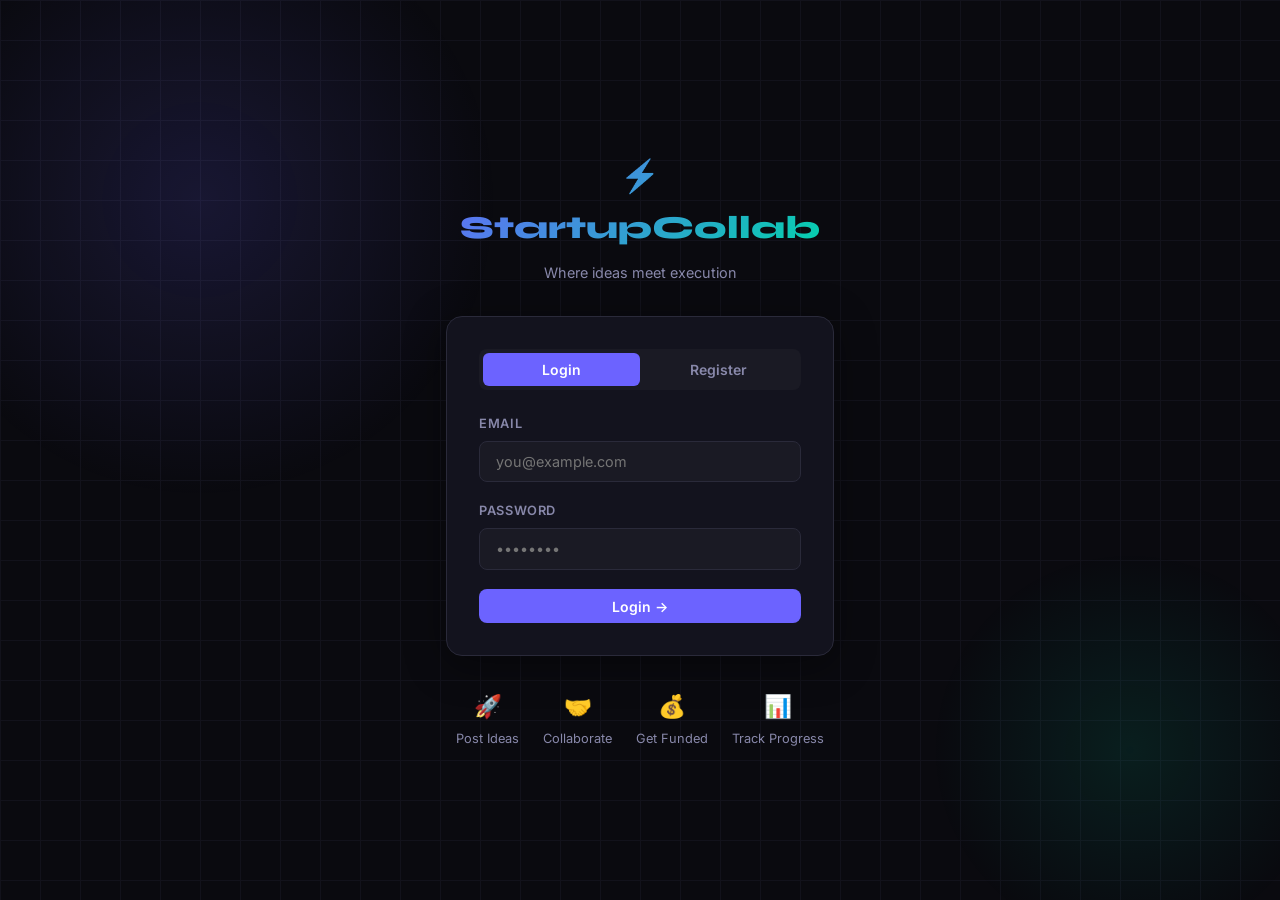
<file: frontend/investor.html>
<!DOCTYPE html>
<html lang="en">
<head>
  <meta charset="UTF-8"/>
  <meta name="viewport" content="width=device-width, initial-scale=1.0"/>
  <title>Investor — StartupCollab</title>
  <link rel="stylesheet" href="style.css"/>
  <style>
    .idea-card { cursor:default; }
    .idea-title { font-family:'Syne',sans-serif; font-size:1.05rem; font-weight:700; margin-bottom:0.4rem; }
    .idea-desc  { color:var(--text-muted); font-size:0.85rem; margin-bottom:0.8rem; display:-webkit-box;-webkit-line-clamp:2;-webkit-box-orient:vertical;overflow:hidden; }
    .interest-row { display:flex;align-items:center;gap:1rem;padding:0.9rem;background:var(--bg3);border-radius:8px;margin-bottom:0.5rem;flex-wrap:wrap; }
    .tabs { display:flex;gap:0;margin-bottom:1.5rem;background:var(--bg3);border-radius:8px;padding:4px;max-width:350px; }
    .tab { flex:1;padding:0.5rem;text-align:center;border-radius:6px;cursor:pointer;font-size:0.875rem;font-weight:600;color:var(--text-muted);transition:all 0.2s;border:none;background:none;font-family:'Inter',sans-serif; }
    .tab.active { background:var(--accent);color:#fff; }
  </style>
</head>
<body>
  <nav>
    <span class="nav-brand">⚡ StartupCollab</span>
    <div class="nav-links">
      <a href="dashboard.html">Dashboard</a>
      <a href="view_ideas.html">Ideas</a>
      <a href="investor.html" class="active">Investor</a>
      <a href="notifications.html">🔔</a>
      <a href="profile.html">Profile</a>
      <a href="#" onclick="localStorage.clear();window.location.href='index.html'">Logout</a>
    </div>
  </nav>

  <div class="page-wrapper">
    <div class="page-header">
      <h1>💰 Investor Module</h1>
      <p>Browse startups and express investment interest</p>
    </div>
    <div id="alert-box" class="alert"></div>

    <div class="tabs">
      <button class="tab active" onclick="switchTab('browse')">Browse Startups</button>
      <button class="tab" onclick="switchTab('interests')">My Interests</button>
    </div>

    <!-- Browse Tab -->
    <div id="tab-browse">
      <div class="grid-3" id="browse-grid"><div class="loader pulse">Loading startups...</div></div>
    </div>

    <!-- Interests Tab -->
    <div id="tab-interests" style="display:none">
      <div class="form-group" style="max-width:400px;margin-bottom:1.5rem">
        <label>Select Idea to View Interests</label>
        <select id="idea-sel" onchange="loadInterests()">
          <option value="">Choose idea...</option>
        </select>
      </div>
      <div id="interests-list"><div class="loader">Select an idea</div></div>
    </div>
  </div>

  <!-- Interest Modal -->
  <div class="modal-overlay" id="interest-modal">
    <div class="modal">
      <div class="modal-header">
        <h3>Express Investment Interest</h3>
        <button class="modal-close" onclick="document.getElementById('interest-modal').classList.remove('show')">✕</button>
      </div>
      <input type="hidden" id="modal-idea-id"/>
      <div class="form-group">
        <label>Your Message to Founder</label>
        <textarea id="interest-msg" rows="4" placeholder="Describe your investment interest, expected involvement, etc."></textarea>
      </div>
      <button class="btn btn-primary btn-block" onclick="expressInterest()">Express Interest 💰</button>
    </div>
  </div>

  <script>
    const API    = 'http://127.0.0.1:5000/api';
    const userId = localStorage.getItem('user_id');
    const role   = localStorage.getItem('role');
    if (!userId) window.location.href = 'index.html';

    function showAlert(msg, type) {
      const el = document.getElementById('alert-box');
      el.textContent = msg; el.className = `alert alert-${type} show`;
      setTimeout(() => el.className='alert', 3000);
    }

    function switchTab(tab) {
      document.querySelectorAll('.tab').forEach((t,i) => t.classList.toggle('active', (i===0&&tab==='browse')||(i===1&&tab==='interests')));
      document.getElementById('tab-browse').style.display    = tab==='browse'    ? '' : 'none';
      document.getElementById('tab-interests').style.display = tab==='interests' ? '' : 'none';
      if (tab === 'interests') loadIdeasForSel();
    }

    async function loadBrowse() {
      try {
        const res  = await fetch(`${API}/ideas`);
        const data = await res.json();
        const grid = document.getElementById('browse-grid');
        if (data.status === 'success' && data.ideas.length > 0) {
          grid.innerHTML = data.ideas.map(idea => `
            <div class="card idea-card fade-in">
              <div class="idea-title">${idea.title}</div>
              <div class="idea-desc">${idea.description || ''}</div>
              <div style="display:flex;gap:0.5rem;flex-wrap:wrap;margin-bottom:0.8rem">
                <span class="badge badge-purple">${idea.domain}</span>
                <span class="badge badge-gray">📍 ${idea.location || '—'}</span>
              </div>
              <div style="font-size:0.8rem;color:var(--text-muted);margin-bottom:0.8rem">
                👤 ${idea.founder_name} · ❤️ ${idea.likes_count} likes
              </div>
              <div class="progress-bar"><div class="progress-fill" style="width:${idea.progress}%"></div></div>
              <div style="font-size:0.75rem;color:var(--text-muted);margin:0.3rem 0 0.8rem">${idea.progress}% complete</div>
              ${role === 'Investor' ? `<button class="btn btn-primary btn-sm" onclick="openInterestModal(${idea.idea_id})">💰 Show Interest</button>` : `<a href="idea_detail.html?id=${idea.idea_id}" class="btn btn-outline btn-sm">View Details →</a>`}
            </div>
          `).join('');
        } else {
          grid.innerHTML = '<div class="empty-state" style="grid-column:1/-1"><div class="empty-icon">💡</div><h3>No startups found</h3></div>';
        }
      } catch(e) { document.getElementById('browse-grid').innerHTML = '<div class="loader">Failed to load</div>'; }
    }

    async function loadIdeasForSel() {
      try {
        const res  = await fetch(`${API}/ideas`);
        const data = await res.json();
        const sel  = document.getElementById('idea-sel');
        sel.innerHTML = '<option value="">Choose idea...</option>';
        if (data.status === 'success') {
          data.ideas.forEach(i => {
            const opt = document.createElement('option');
            opt.value = i.idea_id; opt.textContent = i.title;
            sel.appendChild(opt);
          });
        }
      } catch(e) {}
    }

    async function loadInterests() {
      const ideaId = document.getElementById('idea-sel').value;
      if (!ideaId) return;
      const list = document.getElementById('interests-list');
      list.innerHTML = '<div class="loader pulse">Loading...</div>';
      try {
        const res  = await fetch(`${API}/investor/interests/${ideaId}`);
        const data = await res.json();
        if (data.status === 'success' && data.interests.length > 0) {
          list.innerHTML = data.interests.map(i => `
            <div class="interest-row fade-in">
              <div style="flex:1">
                <div style="font-weight:600">${i.full_name}</div>
                <div style="font-size:0.8rem;color:var(--text-muted)">${i.email} · ${new Date(i.expressed_at).toLocaleDateString()}</div>
                <div style="font-size:0.85rem;margin-top:0.3rem">💬 "${i.message}"</div>
              </div>
              <span class="badge ${i.status==='Accepted'?'badge-green':i.status==='Rejected'?'badge-red':'badge-gray'}">${i.status}</span>
              ${i.status === 'Pending' ? `
              <div style="display:flex;gap:0.5rem">
                <button class="btn btn-success btn-sm" onclick="handleInterest(${i.interest_id},'Accepted')">Accept</button>
                <button class="btn btn-danger btn-sm"  onclick="handleInterest(${i.interest_id},'Rejected')">Reject</button>
              </div>` : ''}
            </div>
          `).join('');
        } else {
          list.innerHTML = '<div class="empty-state"><div class="empty-icon">💰</div><h3>No investor interests yet</h3></div>';
        }
      } catch(e) {}
    }

    function openInterestModal(ideaId) {
      document.getElementById('modal-idea-id').value = ideaId;
      document.getElementById('interest-modal').classList.add('show');
    }

    async function expressInterest() {
      const idea_id    = parseInt(document.getElementById('modal-idea-id').value);
      const message    = document.getElementById('interest-msg').value.trim();
      if (!message) return showAlert('Please write a message', 'error');
      try {
        const res  = await fetch(`${API}/investor/interest`, { method:'POST', headers:{'Content-Type':'application/json'}, body: JSON.stringify({investor_id: parseInt(userId), idea_id, message}) });
        const data = await res.json();
        showAlert(data.message, data.status === 'success' ? 'success' : 'error');
        document.getElementById('interest-modal').classList.remove('show');
      } catch(e) { showAlert('Server error', 'error'); }
    }

    async function handleInterest(interestId, action) {
      try {
        const res  = await fetch(`${API}/investor/handle`, { method:'POST', headers:{'Content-Type':'application/json'}, body: JSON.stringify({interest_id: interestId, action}) });
        const data = await res.json();
        showAlert(data.message, data.status === 'success' ? 'success' : 'error');
        loadInterests();
      } catch(e) {}
    }

    loadBrowse();
  </script>
</body>
</html>
</file>
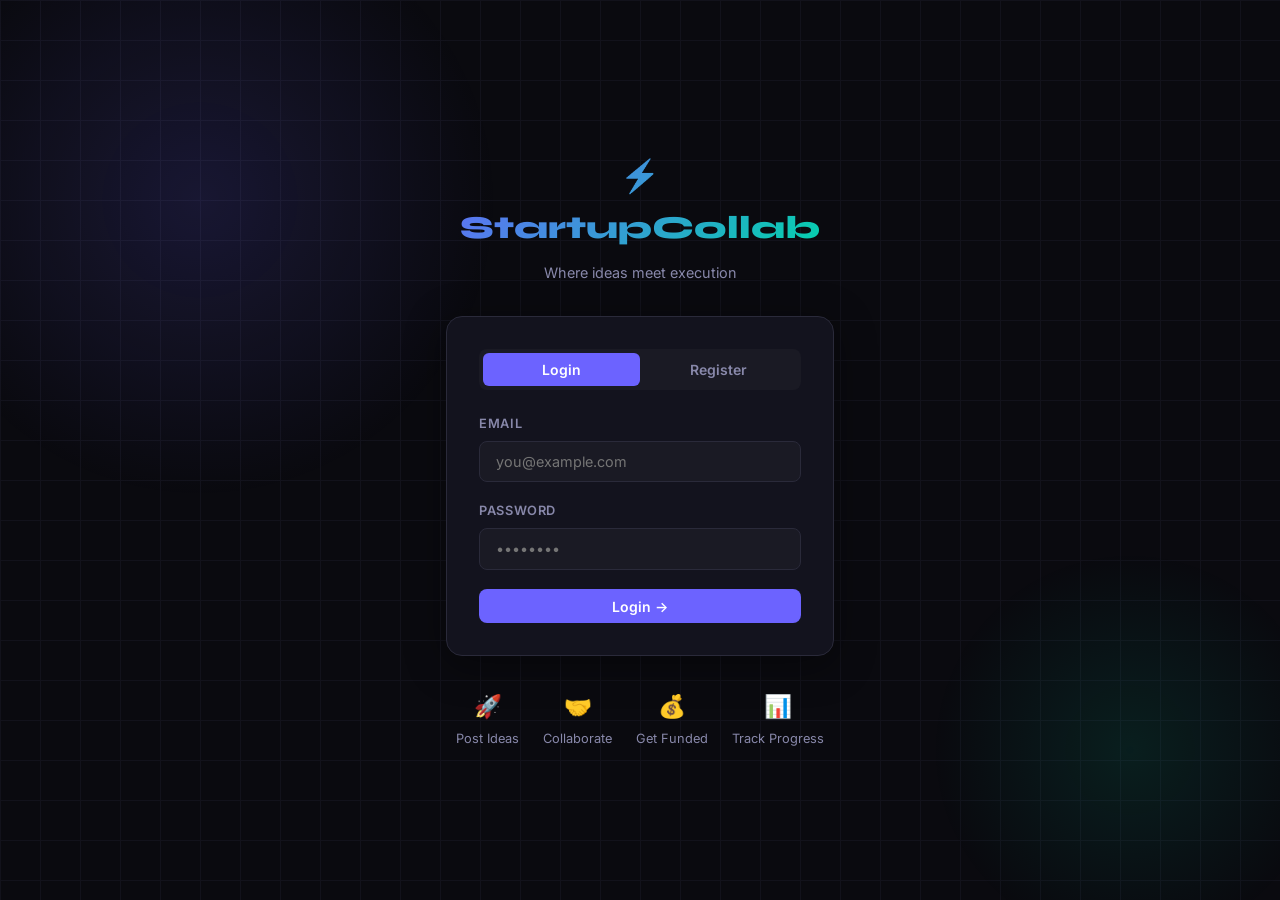
<file: frontend/notifications.html>
<!DOCTYPE html>
<html lang="en">
<head>
  <meta charset="UTF-8"/>
  <meta name="viewport" content="width=device-width, initial-scale=1.0"/>
  <title>Notifications — StartupCollab</title>
  <link rel="stylesheet" href="style.css"/>
  <style>
    .notif-item { display:flex;align-items:flex-start;gap:1rem;padding:1rem 1.2rem;border-radius:10px;margin-bottom:0.6rem;border:1px solid var(--border);background:var(--card);transition:all 0.2s;cursor:pointer; }
    .notif-item.unread { border-color:rgba(108,99,255,0.4);background:rgba(108,99,255,0.06); }
    .notif-item:hover { border-color:var(--accent); }
    .notif-icon { font-size:1.4rem;flex-shrink:0;margin-top:2px; }
    .notif-body { flex:1; }
    .notif-msg  { font-size:0.9rem;margin-bottom:0.2rem; }
    .notif-time { font-size:0.75rem;color:var(--text-muted); }
    .notif-type-badge { font-size:0.7rem; }
    .unread-dot { width:8px;height:8px;border-radius:50%;background:var(--accent);flex-shrink:0;margin-top:6px; }
    .notif-header { display:flex;justify-content:space-between;align-items:center;margin-bottom:1.5rem; }
  </style>
</head>
<body>
  <nav>
    <span class="nav-brand">⚡ StartupCollab</span>
    <div class="nav-links">
      <a href="dashboard.html">Dashboard</a>
      <a href="view_ideas.html">Ideas</a>
      <a href="notifications.html" class="active">🔔 Notifications</a>
      <a href="profile.html">Profile</a>
      <a href="#" onclick="localStorage.clear();window.location.href='index.html'">Logout</a>
    </div>
  </nav>

  <div class="page-wrapper" style="max-width:700px">
    <div class="notif-header">
      <div>
        <h1>🔔 Notifications</h1>
        <p style="color:var(--text-muted)" id="unread-info">Loading...</p>
      </div>
      <button class="btn btn-outline btn-sm" onclick="markAllRead()">Mark All Read</button>
    </div>
    <div id="notif-list"><div class="loader pulse">Loading notifications...</div></div>
  </div>

  <script>
    const API    = 'http://127.0.0.1:5000/api';
    const userId = localStorage.getItem('user_id');
    if (!userId) window.location.href = 'index.html';

    const typeIcon = {
      'Join Request':       '🤝',
      'Task Assigned':      '✅',
      'Idea Liked':         '❤️',
      'Request Accepted':   '🎉',
      'Request Rejected':   '❌',
      'Investor Interest':  '💰',
      'General':            '📢'
    };

    async function loadNotifications() {
      try {
        const res  = await fetch(`${API}/notifications/${userId}`);
        const data = await res.json();
        document.getElementById('unread-info').textContent = `${data.unread_count} unread notifications`;
        const list = document.getElementById('notif-list');
        if (data.status === 'success' && data.notifications.length > 0) {
          list.innerHTML = data.notifications.map(n => `
            <div class="notif-item ${n.is_read ? '' : 'unread'} fade-in" onclick="markRead(${n.notif_id}, this)">
              <div class="notif-icon">${typeIcon[n.notif_type] || '📢'}</div>
              <div class="notif-body">
                <div class="notif-msg">${n.message}</div>
                <div style="display:flex;gap:0.5rem;margin-top:0.3rem;align-items:center">
                  <span class="badge badge-gray notif-type-badge">${n.notif_type}</span>
                  <span class="notif-time">${new Date(n.created_at).toLocaleString()}</span>
                </div>
              </div>
              ${!n.is_read ? '<div class="unread-dot"></div>' : ''}
            </div>
          `).join('');
        } else {
          list.innerHTML = `<div class="empty-state"><div class="empty-icon">🔔</div><h3>No notifications yet</h3><p>You're all caught up!</p></div>`;
        }
      } catch(e) { document.getElementById('notif-list').innerHTML = '<div class="loader">Failed to load notifications</div>'; }
    }

    async function markRead(notifId, el) {
      try {
        await fetch(`${API}/notifications/${notifId}/read`, { method:'PUT' });
        el.classList.remove('unread');
        const dot = el.querySelector('.unread-dot');
        if (dot) dot.remove();
        loadNotifications();
      } catch(e) {}
    }

    async function markAllRead() {
      const items = document.querySelectorAll('.notif-item.unread');
      for (const item of items) {
        const id = item.getAttribute('onclick').match(/\d+/)[0];
        await markRead(parseInt(id), item);
      }
    }

    loadNotifications();
  </script>
</body>
</html>
</file>
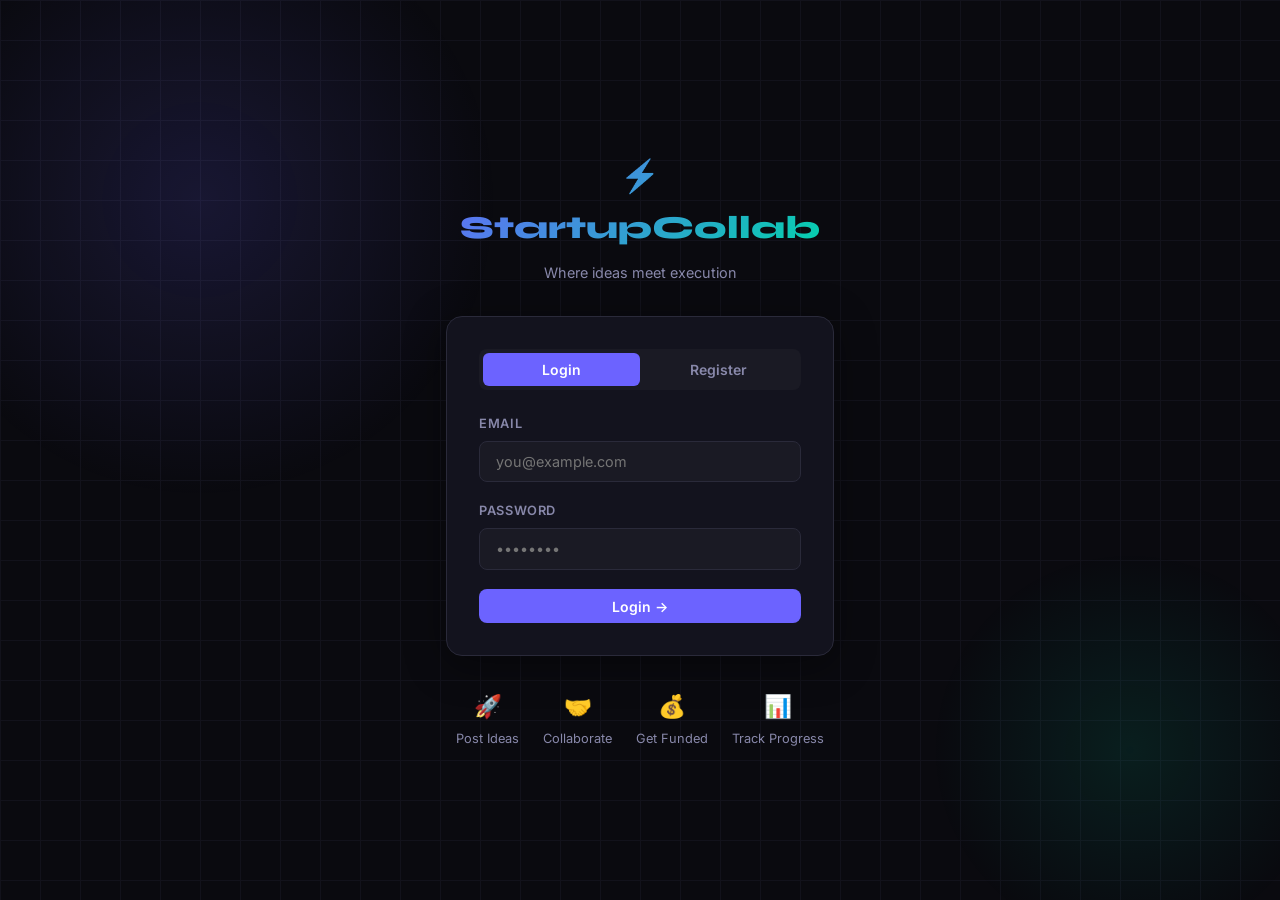
<file: frontend/profile.html>
<!DOCTYPE html>
<html lang="en">
<head>
  <meta charset="UTF-8"/>
  <meta name="viewport" content="width=device-width, initial-scale=1.0"/>
  <title>Profile — StartupCollab</title>
  <link rel="stylesheet" href="style.css"/>
  <style>
    .profile-hero { background: linear-gradient(135deg,rgba(108,99,255,0.15),rgba(0,212,170,0.08)); border: 1px solid rgba(108,99,255,0.25); border-radius: var(--radius); padding: 2rem; margin-bottom: 1.5rem; display:flex; gap:1.5rem; align-items:center; }
    .profile-avatar { width:80px;height:80px;border-radius:50%;background:linear-gradient(135deg,var(--accent),var(--accent2));display:flex;align-items:center;justify-content:center;font-size:2rem;font-weight:700;flex-shrink:0; }
    .profile-info h2 { font-size:1.6rem; margin-bottom:0.3rem; }
    .profile-info p  { color:var(--text-muted); font-size:0.9rem; }
    .profile-layout { display:grid; grid-template-columns:1fr 320px; gap:1.5rem; }
    .rating-stars { color:#ffd700; font-size:1.2rem; }
    @media (max-width:800px) { .profile-layout {grid-template-columns:1fr;} .profile-hero {flex-direction:column;text-align:center;} }
  </style>
</head>
<body>
  <nav>
    <span class="nav-brand">⚡ StartupCollab</span>
    <div class="nav-links">
      <a href="dashboard.html">Dashboard</a>
      <a href="view_ideas.html">Ideas</a>
      <a href="notifications.html">🔔</a>
      <a href="profile.html" class="active">Profile</a>
      <a href="#" onclick="localStorage.clear();window.location.href='index.html'">Logout</a>
    </div>
  </nav>

  <div class="page-wrapper">
    <div id="alert-box" class="alert"></div>
    <div id="profile-content"><div class="loader pulse">Loading profile...</div></div>
  </div>

  <script>
    const API    = 'http://127.0.0.1:5000/api';
    const userId = localStorage.getItem('user_id');
    if (!userId) window.location.href = 'index.html';

    function showAlert(msg, type) {
      const el = document.getElementById('alert-box');
      el.textContent = msg; el.className = `alert alert-${type} show`;
      setTimeout(() => el.className='alert', 3000);
    }

    async function loadProfile() {
      try {
        const res  = await fetch(`${API}/profile/${userId}`);
        const data = await res.json();
        if (data.status !== 'success') throw new Error();
        const p = data.profile;
        const stars = '⭐'.repeat(Math.round(p.avg_rating || 0));
        document.getElementById('profile-content').innerHTML = `
          <div class="profile-hero fade-in">
            <div class="profile-avatar">${p.full_name[0]}</div>
            <div class="profile-info">
              <h2>${p.full_name}</h2>
              <p>${p.email}</p>
              <div style="display:flex;gap:0.5rem;margin-top:0.5rem;flex-wrap:wrap">
                <span class="badge badge-purple">${p.role}</span>
                <span class="badge badge-gray">📍 ${p.location || '—'}</span>
                <span class="badge badge-gray">💼 ${p.experience || '—'}</span>
              </div>
              <div style="margin-top:0.5rem">
                <span class="rating-stars">${stars || '☆☆☆☆☆'}</span>
                <span style="color:var(--text-muted);font-size:0.8rem;margin-left:0.5rem">${p.avg_rating}/5 avg rating</span>
              </div>
            </div>
          </div>

          <div class="profile-layout">
            <div class="card fade-in">
              <h3 style="margin-bottom:1.5rem">✏️ Edit Profile</h3>
              <div class="form-group">
                <label>Bio</label>
                <textarea id="edit-bio" rows="3" placeholder="Tell us about yourself...">${p.bio || ''}</textarea>
              </div>
              <div class="grid-2">
                <div class="form-group">
                  <label>Location</label>
                  <input type="text" id="edit-location" value="${p.location || ''}" placeholder="City, Country"/>
                </div>
                <div class="form-group">
                  <label>Experience</label>
                  <input type="text" id="edit-exp" value="${p.experience || ''}" placeholder="e.g. 2 years"/>
                </div>
              </div>
              <button class="btn btn-primary" onclick="updateProfile()">Save Changes</button>
            </div>

            <div style="display:flex;flex-direction:column;gap:1.5rem">
              <div class="card fade-in">
                <h4 style="margin-bottom:1rem">🛠️ Skills</h4>
                ${p.skills.length > 0
                  ? `<div class="tags">${p.skills.map(s=>`<span class="tag">${s}</span>`).join('')}</div>`
                  : '<p style="color:var(--text-muted);font-size:0.875rem">No skills added yet</p>'}
              </div>

              <div class="card fade-in">
                <h4 style="margin-bottom:1rem">📊 Account Info</h4>
                <div style="font-size:0.875rem;display:flex;flex-direction:column;gap:0.6rem">
                  <div style="display:flex;justify-content:space-between">
                    <span style="color:var(--text-muted)">User ID</span>
                    <span style="font-family:'Space Mono',monospace">#${p.user_id}</span>
                  </div>
                  <div style="display:flex;justify-content:space-between">
                    <span style="color:var(--text-muted)">Role</span>
                    <span>${p.role}</span>
                  </div>
                  <div style="display:flex;justify-content:space-between">
                    <span style="color:var(--text-muted)">Avg Rating</span>
                    <span>${p.avg_rating}/5</span>
                  </div>
                  <div style="display:flex;justify-content:space-between">
                    <span style="color:var(--text-muted)">Member Since</span>
                    <span>${new Date(p.created_at).toLocaleDateString()}</span>
                  </div>
                </div>
              </div>
            </div>
          </div>`;
      } catch(e) { document.getElementById('profile-content').innerHTML = '<div class="loader">Failed to load profile</div>'; }
    }

    async function updateProfile() {
      const bio      = document.getElementById('edit-bio').value.trim();
      const location = document.getElementById('edit-location').value.trim();
      const experience = document.getElementById('edit-exp').value.trim();
      try {
        const res  = await fetch(`${API}/profile/${userId}`, { method:'PUT', headers:{'Content-Type':'application/json'}, body: JSON.stringify({bio, location, experience}) });
        const data = await res.json();
        showAlert(data.status === 'success' ? 'Profile updated!' : data.message, data.status === 'success' ? 'success' : 'error');
      } catch(e) { showAlert('Server error', 'error'); }
    }

    loadProfile();
  </script>
</body>
</html>
</file>
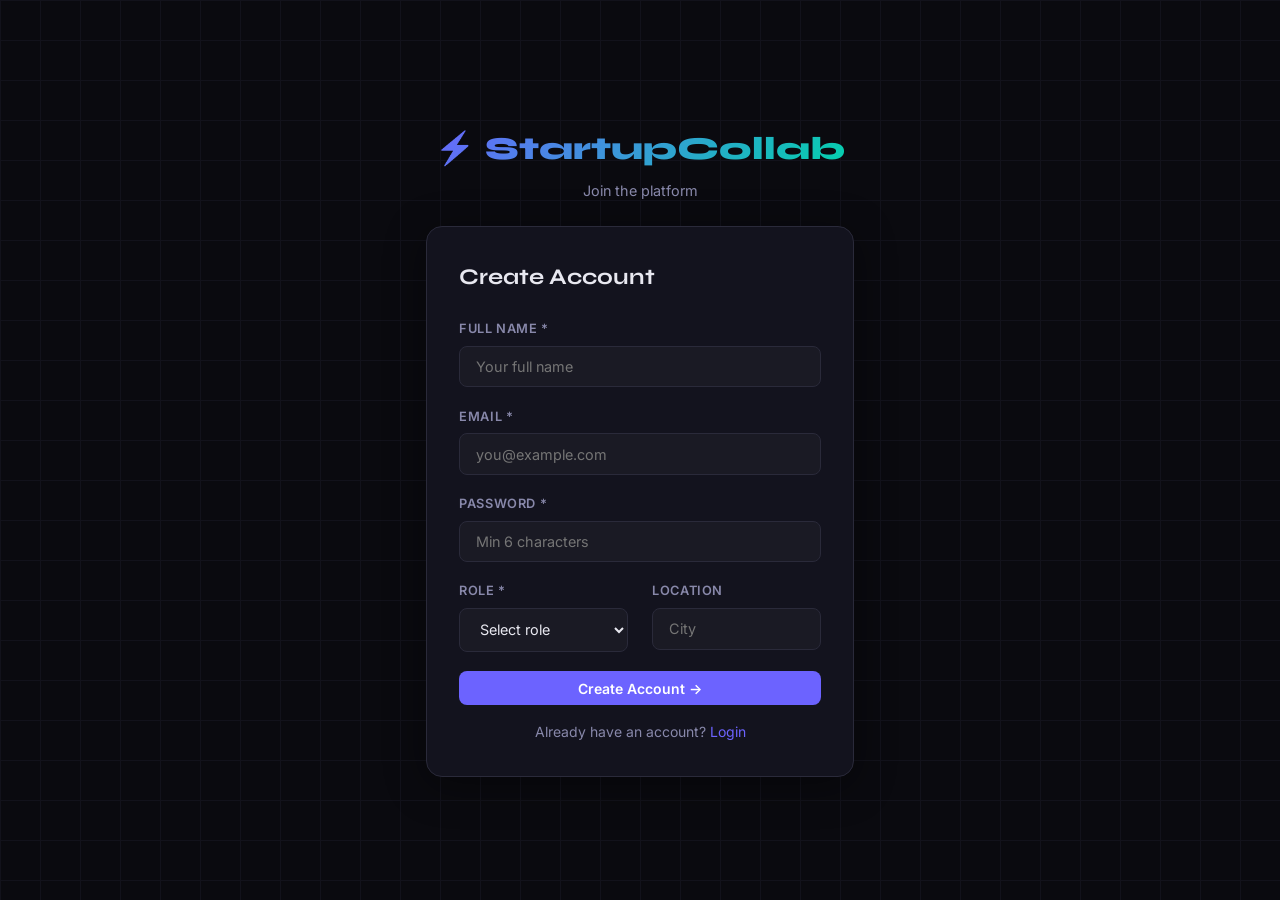
<file: frontend/register.html>
<!DOCTYPE html>
<html lang="en">
<head>
  <meta charset="UTF-8"/>
  <meta name="viewport" content="width=device-width, initial-scale=1.0"/>
  <title>Register — StartupCollab</title>
  <link rel="stylesheet" href="style.css"/>
  <style>
    body { display:flex;align-items:center;justify-content:center;min-height:100vh; }
    .bg-grid { position:fixed;inset:0;z-index:0;background-image:linear-gradient(var(--border) 1px,transparent 1px),linear-gradient(90deg,var(--border) 1px,transparent 1px);background-size:40px 40px;opacity:0.3; }
    .auth-container { position:relative;z-index:1;width:100%;max-width:460px;padding:1rem;animation:fadeIn 0.5s ease; }
    .logo-area { text-align:center;margin-bottom:1.5rem; }
    .logo { font-family:'Syne',sans-serif;font-size:2rem;font-weight:800;background:linear-gradient(135deg,var(--accent),var(--accent2));-webkit-background-clip: text; background-clip: text; -webkit-text-fill-color: transparent;display:block;margin-bottom:0.3rem; }
    .auth-card { background:var(--card);border:1px solid var(--border);border-radius:16px;padding:2rem;box-shadow:0 8px 40px rgba(0,0,0,0.4); }
    .auth-card h2 { margin-bottom:1.5rem;font-size:1.4rem; }
  </style>
</head>
<body>
  <div class="bg-grid"></div>
  <div class="auth-container">
    <div class="logo-area">
      <span class="logo">⚡ StartupCollab</span>
      <p style="color:var(--text-muted);font-size:0.9rem">Join the platform</p>
    </div>
    <div class="auth-card">
      <h2>Create Account</h2>
      <div id="reg-alert" class="alert"></div>
      <div class="form-group">
        <label>Full Name *</label>
        <input type="text" id="reg-name" placeholder="Your full name"/>
      </div>
      <div class="form-group">
        <label>Email *</label>
        <input type="email" id="reg-email" placeholder="you@example.com"/>
      </div>
      <div class="form-group">
        <label>Password *</label>
        <input type="password" id="reg-password" placeholder="Min 6 characters"/>
      </div>
      <div class="grid-2">
        <div class="form-group">
          <label>Role *</label>
          <select id="reg-role">
            <option value="">Select role</option>
            <option value="Founder">🚀 Founder</option>
            <option value="Developer">💻 Developer</option>
            <option value="Investor">💰 Investor</option>
          </select>
        </div>
        <div class="form-group">
          <label>Location</label>
          <input type="text" id="reg-location" placeholder="City"/>
        </div>
      </div>
      <button class="btn btn-primary btn-block" onclick="doRegister()">Create Account →</button>
      <p style="text-align:center;margin-top:1rem;font-size:0.875rem;color:var(--text-muted)">Already have an account? <a href="index.html">Login</a></p>
    </div>
  </div>

  <script>
    const API = 'http://127.0.0.1:5000/api';
    if (localStorage.getItem('user_id')) window.location.href = 'dashboard.html';

    function showAlert(msg, type) {
      const el = document.getElementById('reg-alert');
      el.textContent = msg; el.className = `alert alert-${type} show`;
    }

    async function doRegister() {
      const full_name = document.getElementById('reg-name').value.trim();
      const email     = document.getElementById('reg-email').value.trim();
      const password  = document.getElementById('reg-password').value;
      const role      = document.getElementById('reg-role').value;
      const location  = document.getElementById('reg-location').value.trim();
      if (!full_name || !email || !password || !role) return showAlert('Please fill all required fields', 'error');
      if (password.length < 6) return showAlert('Password must be at least 6 characters', 'error');
      try {
        const res  = await fetch(`${API}/register`, { method:'POST', headers:{'Content-Type':'application/json'}, body: JSON.stringify({full_name, email, password, role, location}) });
        const data = await res.json();
        if (data.status === 'success') {
          showAlert('Account created! Redirecting to login...', 'success');
          setTimeout(() => window.location.href = 'index.html', 1200);
        } else {
          showAlert(data.message, 'error');
        }
      } catch(e) { showAlert('Server error. Is Flask running?', 'error'); }
    }
  </script>
</body>
</html>
</file>
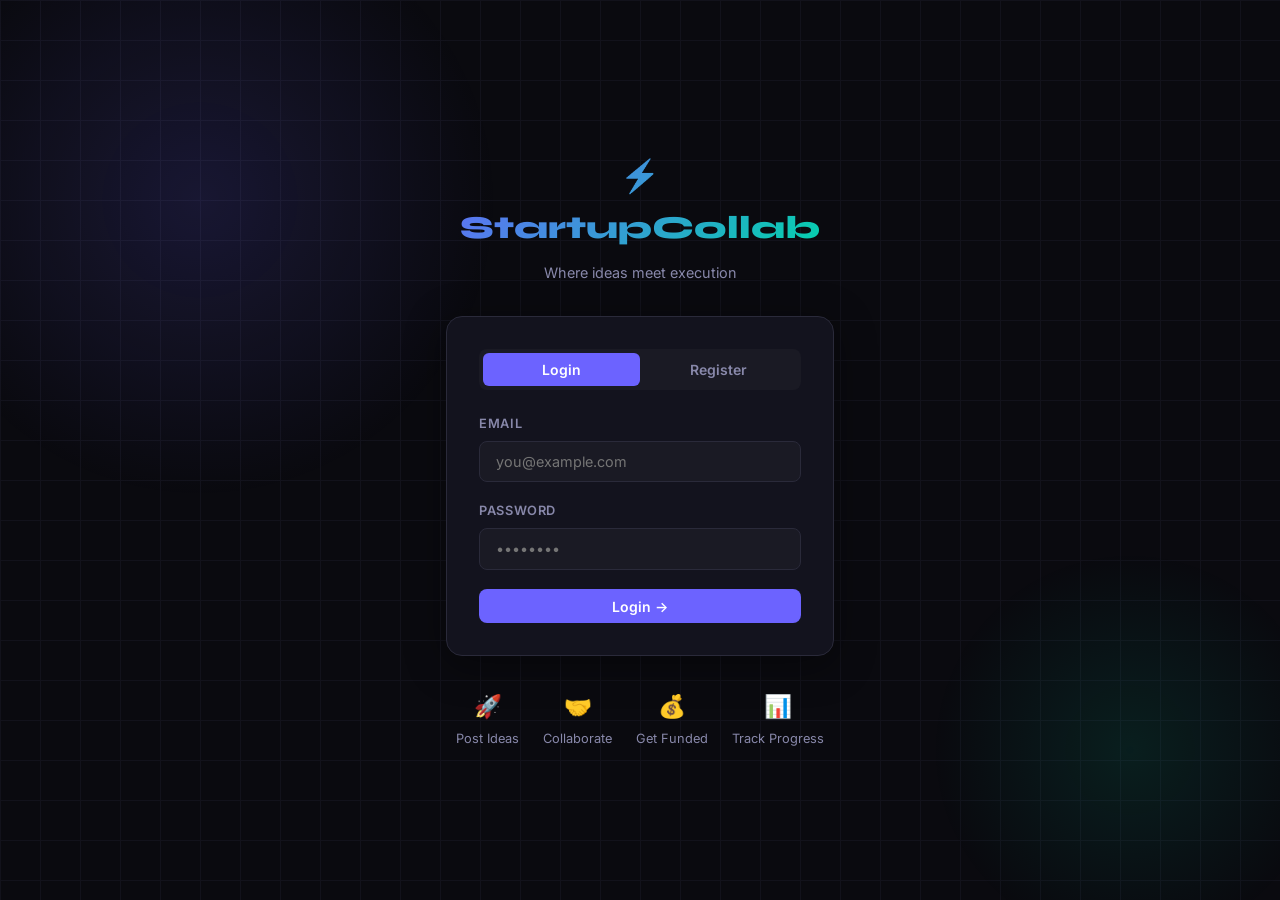
<file: frontend/search.html>
<!DOCTYPE html>
<html lang="en">
<head>
  <meta charset="UTF-8"/>
  <meta name="viewport" content="width=device-width, initial-scale=1.0"/>
  <title>Search — StartupCollab</title>
  <link rel="stylesheet" href="style.css"/>
  <style>
    .search-bar { display:flex;gap:0.8rem;margin-bottom:1.5rem;flex-wrap:wrap; }
    .search-bar input { flex:1;min-width:200px; background:var(--card);border:1px solid var(--border);border-radius:8px;padding:0.8rem 1rem;color:var(--text);font-size:0.95rem;outline:none;transition:border-color 0.2s; }
    .search-bar input:focus { border-color:var(--accent); }
    .filter-row { display:flex;gap:1rem;flex-wrap:wrap;margin-bottom:1.5rem; }
    .filter-row select { background:var(--card);border:1px solid var(--border);border-radius:8px;padding:0.6rem 1rem;color:var(--text);font-size:0.875rem;outline:none;cursor:pointer; }
    .filter-row select:focus { border-color:var(--accent); }
    .result-card { cursor:pointer; }
    .result-title { font-family:'Syne',sans-serif;font-size:1.05rem;font-weight:700;margin-bottom:0.4rem; }
    .result-desc  { color:var(--text-muted);font-size:0.85rem;margin-bottom:0.8rem;display:-webkit-box;-webkit-line-clamp:2;-webkit-box-orient:vertical;overflow:hidden; }
    .result-meta  { display:flex;gap:0.5rem;flex-wrap:wrap; }
    .search-hint  { color:var(--text-muted);font-size:0.875rem;margin-bottom:1rem; }
  </style>
</head>
<body>
  <nav>
    <span class="nav-brand">⚡ StartupCollab</span>
    <div class="nav-links">
      <a href="dashboard.html">Dashboard</a>
      <a href="view_ideas.html">Ideas</a>
      <a href="search.html" class="active">Search</a>
      <a href="notifications.html">🔔</a>
      <a href="profile.html">Profile</a>
      <a href="#" onclick="localStorage.clear();window.location.href='index.html'">Logout</a>
    </div>
  </nav>

  <div class="page-wrapper">
    <div class="page-header">
      <h1>🔍 Search & Filter</h1>
      <p>Find startups by keyword, domain, location, or skill</p>
    </div>

    <div class="search-bar">
      <input type="text" id="search-q" placeholder="Search by title or description..." onkeydown="if(event.key==='Enter') doSearch()"/>
      <button class="btn btn-primary" onclick="doSearch()">Search</button>
      <button class="btn btn-outline" onclick="clearSearch()">Clear</button>
    </div>

    <div class="filter-row">
      <select id="f-domain">
        <option value="">All Domains</option>
        <option value="AI">🤖 AI</option>
        <option value="FinTech">💳 FinTech</option>
        <option value="HealthTech">🏥 HealthTech</option>
        <option value="EdTech">📚 EdTech</option>
        <option value="E-Commerce">🛒 E-Commerce</option>
        <option value="SaaS">☁️ SaaS</option>
        <option value="Other">🌐 Other</option>
      </select>
      <input type="text" id="f-location" placeholder="📍 Location..." style="background:var(--card);border:1px solid var(--border);border-radius:8px;padding:0.6rem 1rem;color:var(--text);font-size:0.875rem;outline:none;width:160px"/>
      <input type="text" id="f-skill"    placeholder="🛠️ Skill..." style="background:var(--card);border:1px solid var(--border);border-radius:8px;padding:0.6rem 1rem;color:var(--text);font-size:0.875rem;outline:none;width:160px"/>
    </div>

    <div class="search-hint" id="search-hint">Showing all active startups. Use filters to narrow down.</div>
    <div class="grid-3" id="results-grid"><div class="loader pulse">Loading...</div></div>
  </div>

  <script>
    const API    = 'http://127.0.0.1:5000/api';
    const userId = localStorage.getItem('user_id');
    if (!userId) window.location.href = 'index.html';

    async function doSearch() {
      const q        = document.getElementById('search-q').value.trim();
      const domain   = document.getElementById('f-domain').value;
      const location = document.getElementById('f-location').value.trim();
      const skill    = document.getElementById('f-skill').value.trim();

      let url = `${API}/search?`;
      if (q)        url += `q=${encodeURIComponent(q)}&`;
      if (domain)   url += `domain=${domain}&`;
      if (location) url += `location=${encodeURIComponent(location)}&`;
      if (skill)    url += `skill=${encodeURIComponent(skill)}&`;

      const grid = document.getElementById('results-grid');
      grid.innerHTML = '<div class="loader pulse">Searching...</div>';
      try {
        const res  = await fetch(url);
        const data = await res.json();
        document.getElementById('search-hint').textContent = `Found ${data.results?.length || 0} results`;
        if (data.status === 'success' && data.results.length > 0) {
          grid.innerHTML = data.results.map(r => `
            <div class="card result-card fade-in" onclick="window.location.href='idea_detail.html?id=${r.idea_id}'">
              <div class="result-title">${r.title}</div>
              <div class="result-desc">${r.description || ''}</div>
              <div class="result-meta">
                <span class="badge badge-purple">${r.domain}</span>
                <span class="badge badge-gray">📍 ${r.location || '—'}</span>
                <span class="badge badge-gray">❤️ ${r.likes_count}</span>
              </div>
              <div class="tags" style="margin-top:0.6rem">
                ${(r.required_skills||'').split(',').map(s=>`<span class="tag">${s.trim()}</span>`).join('')}
              </div>
              <div style="margin-top:0.8rem;font-size:0.8rem;color:var(--text-muted)">by ${r.founder_name}</div>
            </div>
          `).join('');
        } else {
          grid.innerHTML = `<div class="empty-state" style="grid-column:1/-1">
            <div class="empty-icon">🔍</div>
            <h3>No results found</h3>
            <p>Try different keywords or filters</p>
          </div>`;
        }
      } catch(e) { grid.innerHTML = '<div class="loader">Search failed. Is Flask running?</div>'; }
    }

    function clearSearch() {
      document.getElementById('search-q').value    = '';
      document.getElementById('f-domain').value    = '';
      document.getElementById('f-location').value  = '';
      document.getElementById('f-skill').value     = '';
      doSearch();
    }

    doSearch();
  </script>
</body>
</html>
</file>
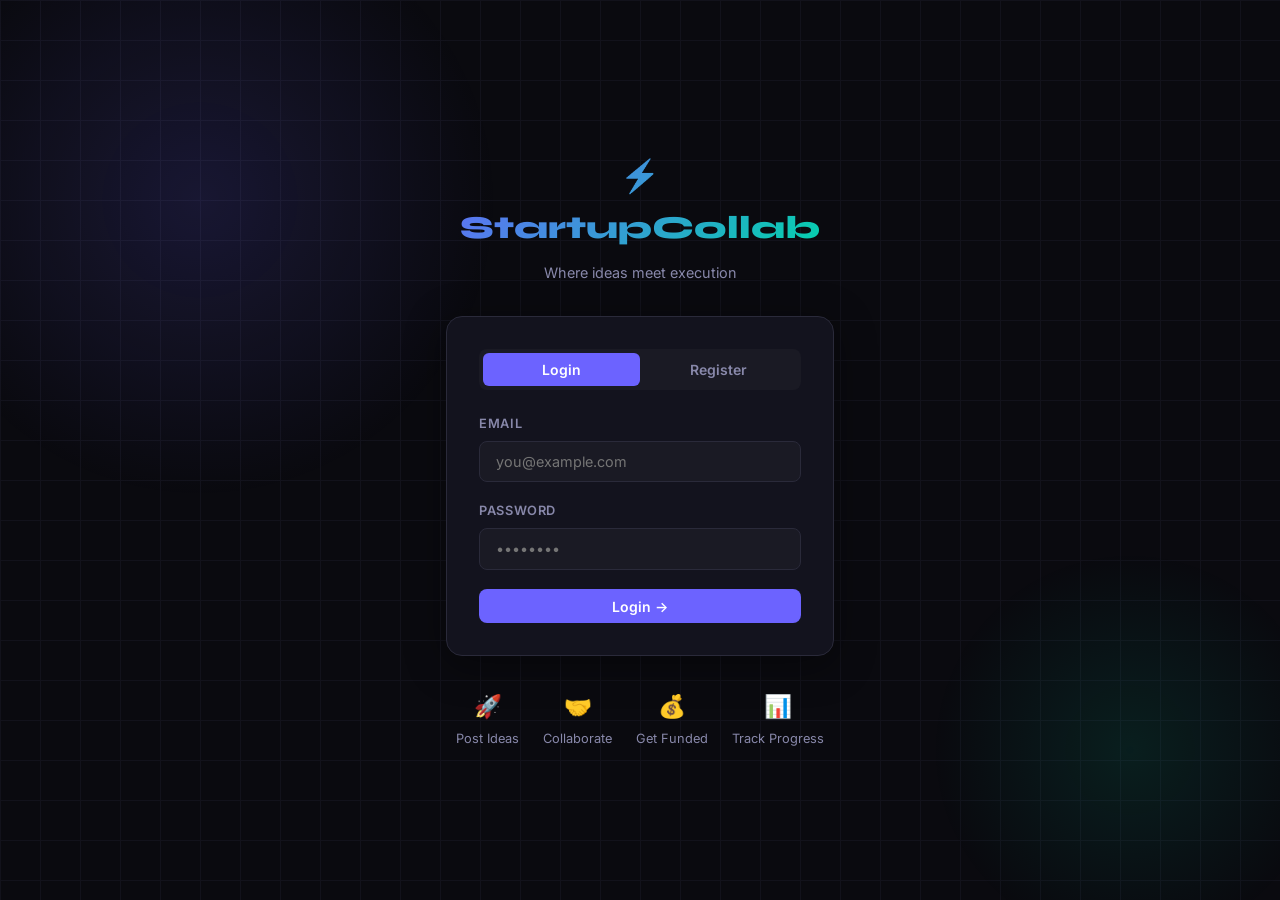
<file: frontend/tasks.html>
<!DOCTYPE html>
<html lang="en">
<head>
  <meta charset="UTF-8"/>
  <meta name="viewport" content="width=device-width, initial-scale=1.0"/>
  <title>Tasks — StartupCollab</title>
  <link rel="stylesheet" href="style.css"/>
  <style>
    .task-row { display:flex; align-items:center; gap:1rem; padding:0.9rem 1rem; background:var(--bg3); border-radius:8px; margin-bottom:0.6rem; flex-wrap:wrap; }
    .task-info { flex:1; }
    .task-info .task-title { font-weight:600; font-size:0.95rem; margin-bottom:0.2rem; }
    .task-info .task-desc  { color:var(--text-muted); font-size:0.8rem; }
    .task-status select { background:var(--bg3); border:1px solid var(--border); border-radius:6px; padding:0.3rem 0.6rem; color:var(--text); font-size:0.8rem; cursor:pointer; }
    .assign-form { background:var(--card); border:1px solid var(--border); border-radius:var(--radius); padding:1.5rem; margin-bottom:1.5rem; }
  </style>
</head>
<body>
  <nav>
    <span class="nav-brand">⚡ StartupCollab</span>
    <div class="nav-links">
      <a href="dashboard.html">Dashboard</a>
      <a href="view_ideas.html">Ideas</a>
      <a href="tasks.html" class="active">Tasks</a>
      <a href="notifications.html">🔔</a>
      <a href="profile.html">Profile</a>
      <a href="#" onclick="localStorage.clear();window.location.href='index.html'">Logout</a>
    </div>
  </nav>

  <div class="page-wrapper">
    <div class="page-header">
      <h1>✅ Task Management</h1>
      <p>Assign and track tasks for your startup</p>
    </div>
    <div id="alert-box" class="alert"></div>

    <!-- Select Idea -->
    <div class="card" style="margin-bottom:1.5rem">
      <div class="form-group" style="max-width:400px;margin:0">
        <label>Select Idea</label>
        <select id="idea-select" onchange="loadTasks()">
          <option value="">Choose an idea...</option>
        </select>
      </div>
    </div>

    <!-- Assign Task Form -->
    <div class="assign-form fade-in">
      <h3 style="margin-bottom:1rem">➕ Assign New Task</h3>
      <div class="grid-2">
        <div class="form-group">
          <label>Task Title</label>
          <input type="text" id="task-title" placeholder="e.g. Build Login Page"/>
        </div>
        <div class="form-group">
          <label>Assign To (User ID)</label>
          <input type="number" id="task-user" placeholder="User ID"/>
        </div>
      </div>
      <div class="form-group">
        <label>Description</label>
        <input type="text" id="task-desc" placeholder="Task details..."/>
      </div>
      <div class="form-group">
        <label>Due Date</label>
        <input type="date" id="task-due"/>
      </div>
      <button class="btn btn-primary" onclick="assignTask()">Assign Task</button>
    </div>

    <!-- Tasks List -->
    <h3 style="margin-bottom:1rem">📋 All Tasks</h3>
    <div id="tasks-list"><div class="loader">Select an idea to view tasks</div></div>
  </div>

  <script>
    const API    = 'http://127.0.0.1:5000/api';
    const userId = localStorage.getItem('user_id');
    if (!userId) window.location.href = 'index.html';

    function showAlert(msg, type) {
      const el = document.getElementById('alert-box');
      el.textContent = msg; el.className = `alert alert-${type} show`;
      setTimeout(() => el.className='alert', 3000);
    }

    async function loadIdeas() {
      try {
        const res  = await fetch(`${API}/ideas`);
        const data = await res.json();
        const sel  = document.getElementById('idea-select');
        if (data.status === 'success') {
          data.ideas.forEach(i => {
            const opt = document.createElement('option');
            opt.value = i.idea_id; opt.textContent = i.title;
            sel.appendChild(opt);
          });
        }
        const params = new URLSearchParams(window.location.search);
        const ideaId = params.get('idea');
        if (ideaId) { sel.value = ideaId; loadTasks(); }
      } catch(e) {}
    }

    async function loadTasks() {
      const ideaId = document.getElementById('idea-select').value;
      if (!ideaId) return;
      const list = document.getElementById('tasks-list');
      list.innerHTML = '<div class="loader pulse">Loading tasks...</div>';
      try {
        const res  = await fetch(`${API}/tasks/${ideaId}`);
        const data = await res.json();
        if (data.status === 'success' && data.tasks.length > 0) {
          list.innerHTML = data.tasks.map(t => `
            <div class="task-row fade-in">
              <div class="task-info">
                <div class="task-title">${t.task_title}</div>
                <div class="task-desc">${t.description || ''} · 👤 ${t.assigned_to_name || 'Unassigned'} · 📅 ${t.due_date ? new Date(t.due_date).toLocaleDateString() : '—'}</div>
              </div>
              <div class="task-status">
                <select onchange="updateStatus(${t.task_id}, this.value)">
                  <option value="Pending"     ${t.status==='Pending'?'selected':''}>🔴 Pending</option>
                  <option value="In Progress" ${t.status==='In Progress'?'selected':''}>🟡 In Progress</option>
                  <option value="Completed"   ${t.status==='Completed'?'selected':''}>🟢 Completed</option>
                </select>
              </div>
              <span class="badge ${t.status==='Completed'?'badge-green':t.status==='In Progress'?'badge-purple':'badge-red'}">${t.status}</span>
            </div>
          `).join('');
        } else {
          list.innerHTML = `<div class="empty-state"><div class="empty-icon">✅</div><h3>No tasks yet</h3><p>Assign the first task above</p></div>`;
        }
      } catch(e) { list.innerHTML = '<div class="loader">Failed to load tasks</div>'; }
    }

    async function assignTask() {
      const ideaId    = document.getElementById('idea-select').value;
      const task_title = document.getElementById('task-title').value.trim();
      const assigned_to = parseInt(document.getElementById('task-user').value);
      const description = document.getElementById('task-desc').value.trim();
      const due_date    = document.getElementById('task-due').value;
      if (!ideaId || !task_title || !assigned_to) return showAlert('Please fill required fields and select an idea', 'error');
      try {
        const res  = await fetch(`${API}/tasks`, { method:'POST', headers:{'Content-Type':'application/json'}, body: JSON.stringify({idea_id: parseInt(ideaId), assigned_to, assigned_by: parseInt(userId), task_title, description, due_date}) });
        const data = await res.json();
        showAlert(data.message, data.status === 'success' ? 'success' : 'error');
        if (data.status === 'success') { document.getElementById('task-title').value=''; loadTasks(); }
      } catch(e) { showAlert('Server error', 'error'); }
    }

    async function updateStatus(taskId, status) {
      try {
        const res  = await fetch(`${API}/tasks/${taskId}/status`, { method:'PUT', headers:{'Content-Type':'application/json'}, body: JSON.stringify({status}) });
        const data = await res.json();
        showAlert(data.message, data.status === 'success' ? 'success' : 'error');
        loadTasks();
      } catch(e) {}
    }

    loadIdeas();
  </script>
</body>
</html>
</file>
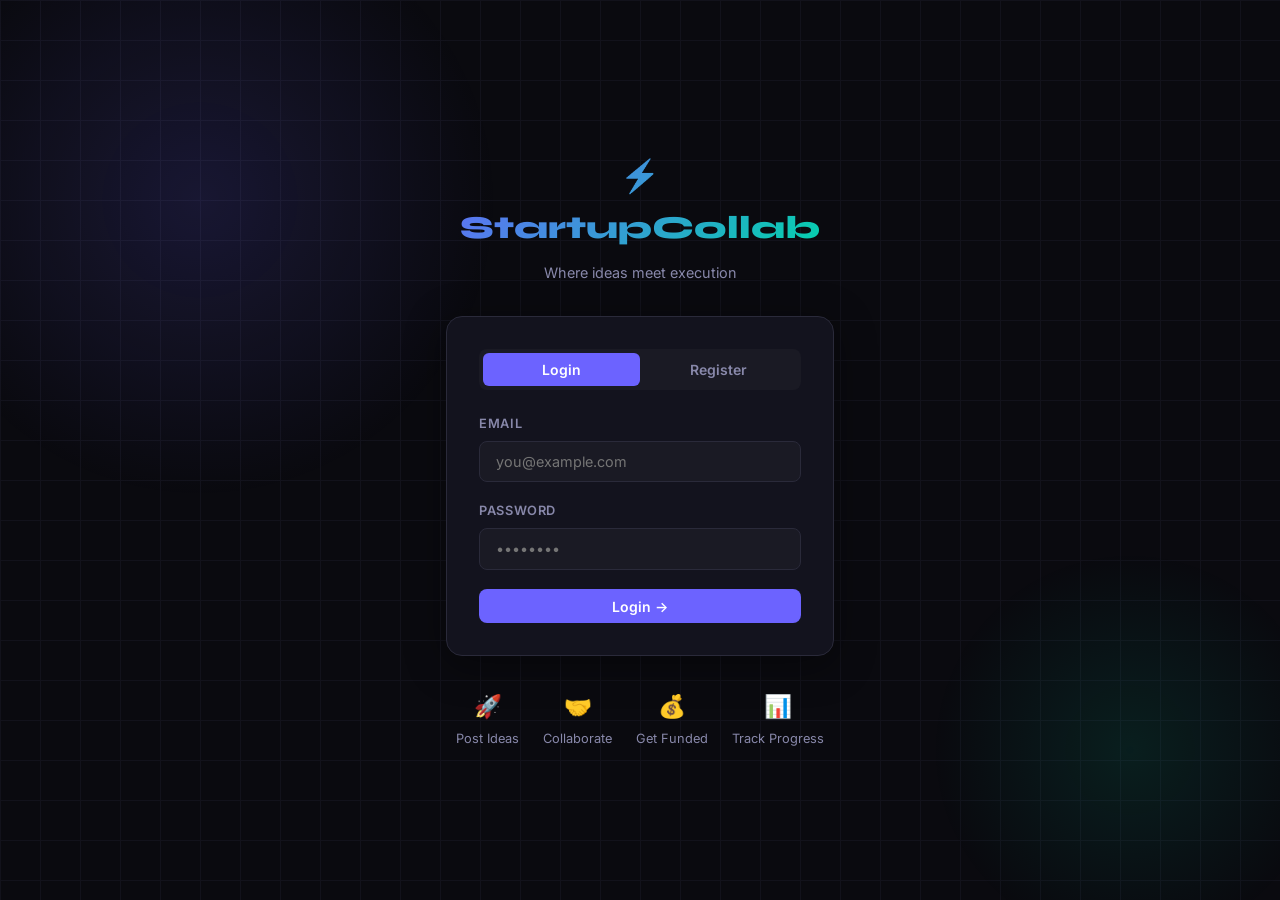
<file: frontend/view_ideas.html>
<!DOCTYPE html>
<html lang="en">
<head>
  <meta charset="UTF-8"/>
  <meta name="viewport" content="width=device-width, initial-scale=1.0"/>
  <title>Browse Ideas — StartupCollab</title>
  <link rel="stylesheet" href="style.css"/>
  <style>
    .filter-bar {
      background: var(--card);
      border: 1px solid var(--border);
      border-radius: var(--radius);
      padding: 1.2rem 1.5rem;
      display: flex;
      gap: 1rem;
      align-items: flex-end;
      margin-bottom: 1.5rem;
      flex-wrap: wrap;
    }
    .filter-bar .form-group { margin: 0; min-width: 140px; flex: 1; }
    .idea-card { cursor: pointer; }
    .idea-title { font-family: 'Syne', sans-serif; font-size: 1.1rem; font-weight: 700; margin-bottom: 0.5rem; }
    .idea-desc  { color: var(--text-muted); font-size: 0.875rem; margin-bottom: 1rem; display: -webkit-box; -webkit-line-clamp: 3; -webkit-box-orient: vertical; overflow: hidden; }
    .idea-meta  { display: flex; gap: 0.5rem; flex-wrap: wrap; margin-bottom: 0.8rem; }
    .idea-footer { display: flex; justify-content: space-between; align-items: center; padding-top: 0.8rem; border-top: 1px solid var(--border); font-size: 0.8rem; color: var(--text-muted); }
    .results-info { color: var(--text-muted); font-size: 0.875rem; margin-bottom: 1rem; }
  </style>
</head>
<body>
  <nav>
    <span class="nav-brand">⚡ StartupCollab</span>
    <div class="nav-links">
      <a href="dashboard.html">Dashboard</a>
      <a href="view_ideas.html" class="active">Ideas</a>
      <a href="post_idea.html">Post Idea</a>
      <a href="search.html">Search</a>
      <a href="notifications.html">🔔</a>
      <a href="profile.html">Profile</a>
      <a href="#" onclick="localStorage.clear();window.location.href='index.html'">Logout</a>
    </div>
  </nav>

  <div class="page-wrapper">
    <div class="page-header">
      <h1>💡 Startup Ideas</h1>
      <p>Discover and collaborate on exciting startup ideas</p>
    </div>

    <!-- Filters -->
    <div class="filter-bar">
      <div class="form-group">
        <label>Domain</label>
        <select id="filter-domain">
          <option value="">All Domains</option>
          <option value="AI">AI</option>
          <option value="FinTech">FinTech</option>
          <option value="HealthTech">HealthTech</option>
          <option value="EdTech">EdTech</option>
          <option value="E-Commerce">E-Commerce</option>
          <option value="SaaS">SaaS</option>
          <option value="Other">Other</option>
        </select>
      </div>
      <div class="form-group">
        <label>Location</label>
        <input type="text" id="filter-location" placeholder="City..."/>
      </div>
      <div class="form-group">
        <label>Skill Required</label>
        <input type="text" id="filter-skill" placeholder="e.g. Python"/>
      </div>
      <button class="btn btn-primary" onclick="loadIdeas()">Filter</button>
      <button class="btn btn-outline" onclick="clearFilters()">Clear</button>
    </div>

    <div class="results-info" id="results-info"></div>

    <div class="grid-3" id="ideas-grid">
      <div class="loader">Loading ideas...</div>
    </div>
  </div>

  <script>
    const API    = 'http://127.0.0.1:5000/api';
    const userId = localStorage.getItem('user_id');
    if (!userId) window.location.href = 'index.html';

    async function loadIdeas() {
      const domain   = document.getElementById('filter-domain').value;
      const location = document.getElementById('filter-location').value;
      const skill    = document.getElementById('filter-skill').value;
      let url = `${API}/ideas?`;
      if (domain)   url += `domain=${domain}&`;
      if (location) url += `location=${location}&`;
      if (skill)    url += `skill=${skill}&`;

      const grid = document.getElementById('ideas-grid');
      grid.innerHTML = '<div class="loader pulse">Loading...</div>';
      try {
        const res  = await fetch(url);
        const data = await res.json();
        document.getElementById('results-info').textContent = `Showing ${data.ideas?.length || 0} ideas`;
        if (data.status === 'success' && data.ideas.length > 0) {
          grid.innerHTML = data.ideas.map(idea => `
            <div class="card idea-card fade-in" onclick="window.location.href='idea_detail.html?id=${idea.idea_id}'">
              <div class="idea-title">${idea.title}</div>
              <div class="idea-desc">${idea.description || ''}</div>
              <div class="idea-meta">
                <span class="badge badge-purple">${idea.domain || 'Other'}</span>
                <span class="badge badge-gray">📍 ${idea.location || '—'}</span>
              </div>
              <div class="tags">
                ${(idea.required_skills || '').split(',').map(s => `<span class="tag">${s.trim()}</span>`).join('')}
              </div>
              <div class="idea-footer">
                <span>👤 ${idea.founder_name}</span>
                <span>❤️ ${idea.likes_count || 0} likes</span>
              </div>
              <div class="progress-bar">
                <div class="progress-fill" style="width:${idea.progress}%"></div>
              </div>
              <div style="font-size:0.75rem;color:var(--text-muted);margin-top:0.4rem">${idea.progress}% complete</div>
            </div>
          `).join('');
        } else {
          grid.innerHTML = `<div class="empty-state" style="grid-column:1/-1">
            <div class="empty-icon">💡</div>
            <h3>No ideas found</h3>
            <p>Try different filters or <a href="post_idea.html">post one!</a></p>
          </div>`;
        }
      } catch(e) { grid.innerHTML = '<div class="loader">Failed to load. Is Flask running?</div>'; }
    }

    function clearFilters() {
      document.getElementById('filter-domain').value   = '';
      document.getElementById('filter-location').value = '';
      document.getElementById('filter-skill').value    = '';
      loadIdeas();
    }

    loadIdeas();
  </script>
</body>
</html>
</file>
<file: frontend/style.css>
/* ============================================================
   STARTUP COLLABORATION PLATFORM — Global Styles
   Theme: Dark tech with electric accents
   ============================================================ */

@import url('https://fonts.googleapis.com/css2?family=Space+Mono:wght@400;700&family=Syne:wght@400;600;700;800&family=Inter:wght@300;400;500;600&display=swap');

:root {
  --bg:        #0a0a0f;
  --bg2:       #111118;
  --bg3:       #1a1a24;
  --border:    #2a2a3a;
  --accent:    #6c63ff;
  --accent2:   #00d4aa;
  --accent3:   #ff6b6b;
  --text:      #e8e8f0;
  --text-muted:#8888aa;
  --card:      #13131e;
  --radius:    12px;
  --shadow:    0 4px 24px rgba(108,99,255,0.10);
}

* { margin: 0; padding: 0; box-sizing: border-box; }

body {
  background: var(--bg);
  color: var(--text);
  font-family: 'Inter', sans-serif;
  min-height: 100vh;
  line-height: 1.6;
}

h1, h2, h3, h4 {
  font-family: 'Syne', sans-serif;
  font-weight: 700;
}

a { color: var(--accent); text-decoration: none; }
a:hover { color: var(--accent2); }

/* ── NAV ── */
nav {
  background: rgba(10,10,15,0.95);
  backdrop-filter: blur(12px);
  border-bottom: 1px solid var(--border);
  padding: 0 2rem;
  height: 64px;
  display: flex;
  align-items: center;
  justify-content: space-between;
  position: sticky;
  top: 0;
  z-index: 100;
}

.nav-brand {
  font-family: 'Syne', sans-serif;
  font-size: 1.3rem;
  font-weight: 800;
  background: linear-gradient(135deg, var(--accent), var(--accent2));
  -webkit-background-clip: text;
    background-clip: text;          /* ← add this line */
  -webkit-text-fill-color: transparent;
}

.nav-links { display: flex; gap: 1.5rem; align-items: center; }
.nav-links a {
  color: var(--text-muted);
  font-size: 0.9rem;
  font-weight: 500;
  transition: color 0.2s;
}
.nav-links a:hover, .nav-links a.active { color: var(--text); }

.nav-badge {
  background: var(--accent3);
  color: #fff;
  font-size: 0.65rem;
  padding: 2px 6px;
  border-radius: 10px;
  font-weight: 700;
  margin-left: 4px;
}

/* ── BUTTONS ── */
.btn {
  display: inline-flex;
  align-items: center;
  gap: 0.4rem;
  padding: 0.55rem 1.2rem;
  border-radius: 8px;
  font-size: 0.875rem;
  font-weight: 600;
  cursor: pointer;
  border: none;
  transition: all 0.2s;
  font-family: 'Inter', sans-serif;
}
.btn-primary {
  background: var(--accent);
  color: #fff;
}
.btn-primary:hover { background: #5a52e0; transform: translateY(-1px); box-shadow: 0 4px 16px rgba(108,99,255,0.4); }
.btn-success {
  background: var(--accent2);
  color: #000;
}
.btn-success:hover { background: #00bfa0; }
.btn-danger {
  background: var(--accent3);
  color: #fff;
}
.btn-danger:hover { background: #e05555; }
.btn-outline {
  background: transparent;
  color: var(--text);
  border: 1px solid var(--border);
}
.btn-outline:hover { border-color: var(--accent); color: var(--accent); }
.btn-sm { padding: 0.35rem 0.8rem; font-size: 0.8rem; }
.btn-block { width: 100%; justify-content: center; }

/* ── CARDS ── */
.card {
  background: var(--card);
  border: 1px solid var(--border);
  border-radius: var(--radius);
  padding: 1.5rem;
  transition: border-color 0.2s, box-shadow 0.2s;
}
.card:hover { border-color: var(--accent); box-shadow: var(--shadow); }

/* ── FORMS ── */
.form-group { margin-bottom: 1.2rem; }
.form-group label {
  display: block;
  font-size: 0.8rem;
  font-weight: 600;
  color: var(--text-muted);
  margin-bottom: 0.4rem;
  text-transform: uppercase;
  letter-spacing: 0.05em;
}
.form-group input,
.form-group select,
.form-group textarea {
  width: 100%;
  background: var(--bg3);
  border: 1px solid var(--border);
  border-radius: 8px;
  padding: 0.7rem 1rem;
  color: var(--text);
  font-size: 0.9rem;
  font-family: 'Inter', sans-serif;
  outline: none;
  transition: border-color 0.2s;
}
.form-group input:focus,
.form-group select:focus,
.form-group textarea:focus {
  border-color: var(--accent);
  box-shadow: 0 0 0 3px rgba(108,99,255,0.1);
}
.form-group textarea { resize: vertical; min-height: 100px; }
.form-group select option { background: var(--bg3); }

/* ── BADGES ── */
.badge {
  display: inline-block;
  padding: 0.2rem 0.6rem;
  border-radius: 6px;
  font-size: 0.75rem;
  font-weight: 600;
}
.badge-purple { background: rgba(108,99,255,0.2); color: var(--accent); }
.badge-green  { background: rgba(0,212,170,0.2);  color: var(--accent2); }
.badge-red    { background: rgba(255,107,107,0.2); color: var(--accent3); }
.badge-gray   { background: rgba(136,136,170,0.15); color: var(--text-muted); }

/* ── ALERTS ── */
.alert {
  padding: 0.8rem 1rem;
  border-radius: 8px;
  font-size: 0.875rem;
  margin-bottom: 1rem;
  display: none;
}
.alert.show { display: block; }
.alert-success { background: rgba(0,212,170,0.15); color: var(--accent2); border: 1px solid rgba(0,212,170,0.3); }
.alert-error   { background: rgba(255,107,107,0.15); color: var(--accent3); border: 1px solid rgba(255,107,107,0.3); }

/* ── PAGE LAYOUT ── */
.page-wrapper {
  max-width: 1200px;
  margin: 0 auto;
  padding: 2rem 1.5rem;
}
.page-header {
  margin-bottom: 2rem;
}
.page-header h1 { font-size: 2rem; margin-bottom: 0.3rem; }
.page-header p  { color: var(--text-muted); }

/* ── GRID ── */
.grid-2 { display: grid; grid-template-columns: repeat(2, 1fr); gap: 1.5rem; }
.grid-3 { display: grid; grid-template-columns: repeat(3, 1fr); gap: 1.5rem; }
.grid-4 { display: grid; grid-template-columns: repeat(4, 1fr); gap: 1rem; }

@media (max-width: 900px) {
  .grid-3 { grid-template-columns: repeat(2, 1fr); }
  .grid-4 { grid-template-columns: repeat(2, 1fr); }
}
@media (max-width: 600px) {
  .grid-2, .grid-3, .grid-4 { grid-template-columns: 1fr; }
  nav { padding: 0 1rem; }
  .page-wrapper { padding: 1rem; }
}

/* ── STAT CARDS ── */
.stat-card {
  background: var(--card);
  border: 1px solid var(--border);
  border-radius: var(--radius);
  padding: 1.2rem 1.5rem;
  display: flex;
  flex-direction: column;
  gap: 0.3rem;
}
.stat-card .stat-value {
  font-family: 'Space Mono', monospace;
  font-size: 2rem;
  font-weight: 700;
  color: var(--accent);
}
.stat-card .stat-label {
  font-size: 0.8rem;
  color: var(--text-muted);
  text-transform: uppercase;
  letter-spacing: 0.05em;
}

/* ── PROGRESS BAR ── */
.progress-bar {
  background: var(--bg3);
  border-radius: 20px;
  height: 8px;
  overflow: hidden;
  margin-top: 0.5rem;
}
.progress-fill {
  height: 100%;
  background: linear-gradient(90deg, var(--accent), var(--accent2));
  border-radius: 20px;
  transition: width 0.5s ease;
}

/* ── TAGS ── */
.tags { display: flex; flex-wrap: wrap; gap: 0.4rem; margin-top: 0.5rem; }
.tag {
  background: var(--bg3);
  border: 1px solid var(--border);
  border-radius: 6px;
  padding: 0.2rem 0.6rem;
  font-size: 0.75rem;
  color: var(--text-muted);
  font-family: 'Space Mono', monospace;
}

/* ── TABLE ── */
table { width: 100%; border-collapse: collapse; }
th, td { padding: 0.85rem 1rem; text-align: left; border-bottom: 1px solid var(--border); font-size: 0.875rem; }
th { color: var(--text-muted); font-size: 0.75rem; text-transform: uppercase; letter-spacing: 0.05em; font-weight: 600; }
tr:last-child td { border-bottom: none; }
tr:hover td { background: rgba(108,99,255,0.05); }

/* ── LOADER ── */
.loader {
  display: flex;
  justify-content: center;
  padding: 3rem;
  color: var(--text-muted);
  font-size: 0.9rem;
}

/* ── EMPTY STATE ── */
.empty-state {
  text-align: center;
  padding: 4rem 2rem;
  color: var(--text-muted);
}
.empty-state .empty-icon { font-size: 3rem; margin-bottom: 1rem; }
.empty-state h3 { color: var(--text); margin-bottom: 0.5rem; }

/* ── MODAL ── */
.modal-overlay {
  display: none;
  position: fixed;
  inset: 0;
  background: rgba(0,0,0,0.7);
  backdrop-filter: blur(4px);
  z-index: 200;
  align-items: center;
  justify-content: center;
}
.modal-overlay.show { display: flex; }
.modal {
  background: var(--bg2);
  border: 1px solid var(--border);
  border-radius: var(--radius);
  padding: 2rem;
  width: 90%;
  max-width: 480px;
  max-height: 90vh;
  overflow-y: auto;
}
.modal-header {
  display: flex;
  justify-content: space-between;
  align-items: center;
  margin-bottom: 1.5rem;
}
.modal-close {
  background: none;
  border: none;
  color: var(--text-muted);
  font-size: 1.2rem;
  cursor: pointer;
}
.modal-close:hover { color: var(--text); }

/* ── SCROLLBAR ── */
::-webkit-scrollbar { width: 6px; }
::-webkit-scrollbar-track { background: var(--bg); }
::-webkit-scrollbar-thumb { background: var(--border); border-radius: 3px; }
::-webkit-scrollbar-thumb:hover { background: var(--accent); }

/* ── ANIMATIONS ── */
@keyframes fadeIn {
  from { opacity: 0; transform: translateY(12px); }
  to   { opacity: 1; transform: translateY(0); }
}
.fade-in { animation: fadeIn 0.4s ease forwards; }

@keyframes pulse {
  0%, 100% { opacity: 1; }
  50% { opacity: 0.5; }
}
.pulse { animation: pulse 1.5s infinite; }
</file>
